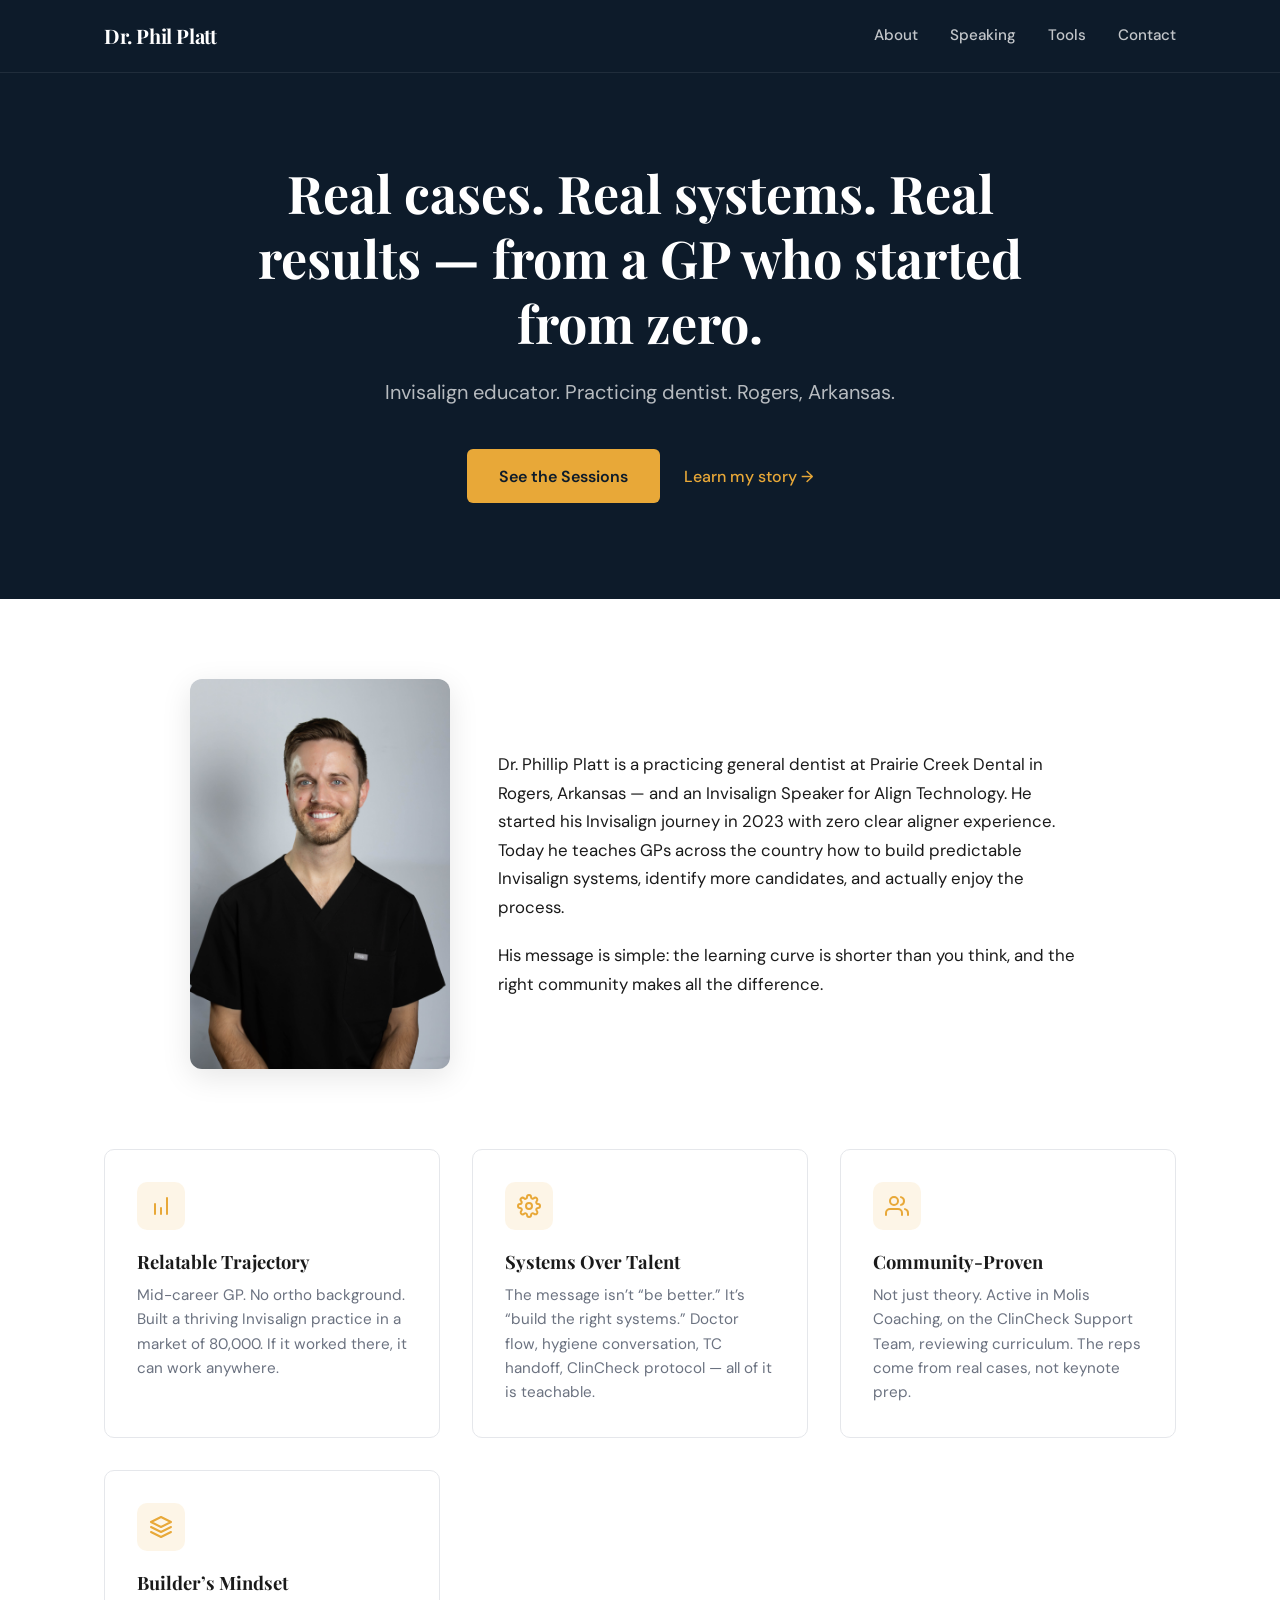
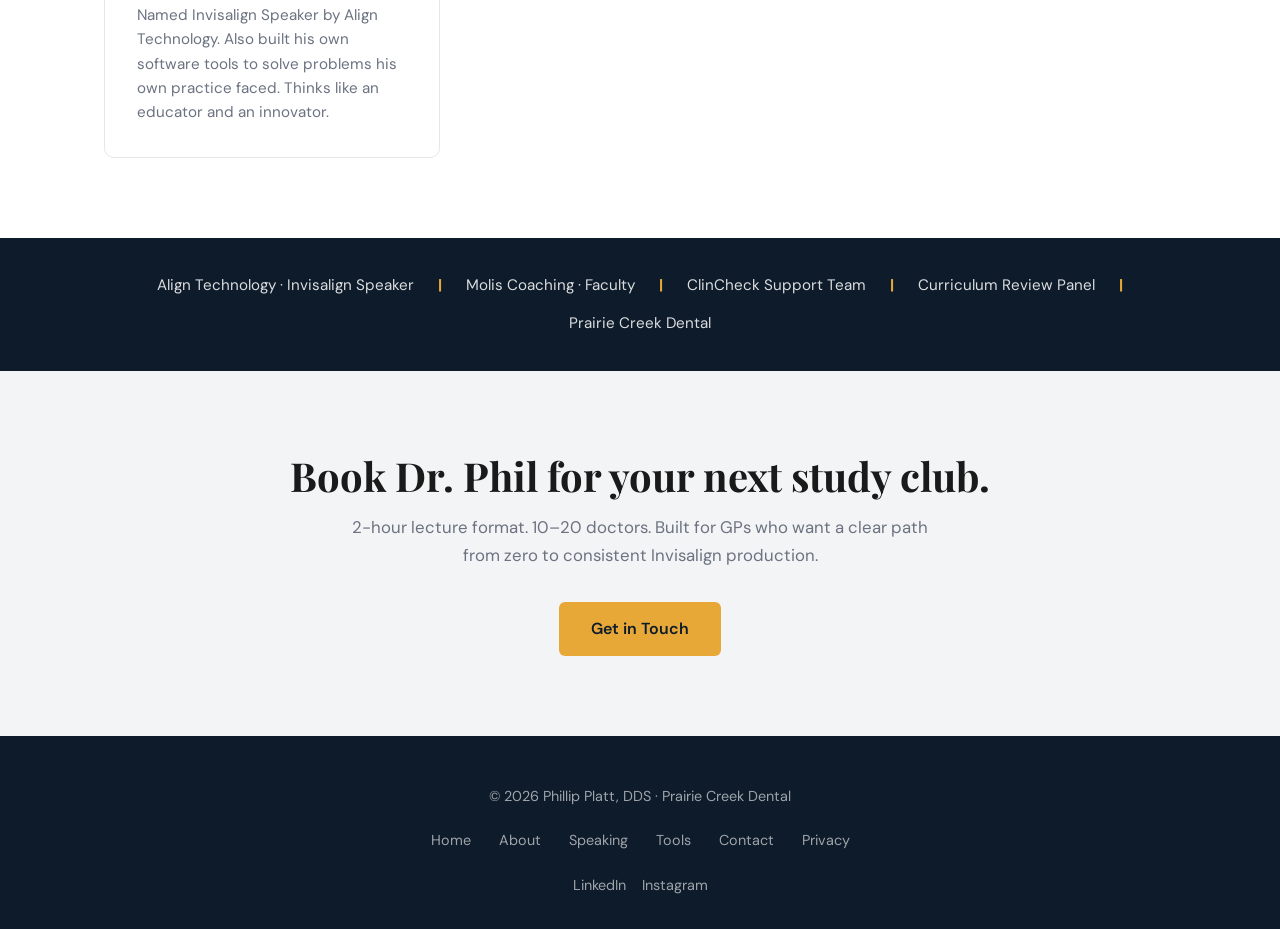
<file: index.html>
<!DOCTYPE html>
<html lang="en">
<head>
  <meta charset="UTF-8">
  <meta name="viewport" content="width=device-width, initial-scale=1.0">
  <title>Dr. Phil Platt — Invisalign Speaker &amp; Dental Educator</title>
  <meta name="description" content="Dr. Phillip Platt, DDS — Invisalign Speaker for Align Technology, practicing dentist, and dental educator based in Rogers, Arkansas.">
  <link rel="preconnect" href="https://fonts.googleapis.com">
  <link rel="preconnect" href="https://fonts.gstatic.com" crossorigin>
  <link href="https://fonts.googleapis.com/css2?family=DM+Sans:wght@400;500;600;700&family=Playfair+Display:wght@700&display=swap" rel="stylesheet">
  <link rel="stylesheet" href="css/styles.css">
</head>
<body>

  <!-- Navigation -->
  <nav class="site-nav">
    <div class="nav-inner">
      <a href="index.html" class="nav-logo">Dr. Phil Platt</a>
      <button class="hamburger" aria-label="Toggle navigation">
        <span></span><span></span><span></span>
      </button>
      <div class="nav-links">
        <a href="about.html">About</a>
        <a href="speaking.html">Speaking</a>
        <a href="tools.html">Tools</a>
        <a href="contact.html">Contact</a>
      </div>
    </div>
  </nav>

  <!-- Hero -->
  <section class="hero">
    <div class="container">
      <h1>Real cases. Real systems. Real results&nbsp;&mdash; from a GP who started from zero.</h1>
      <p class="subheadline">Invisalign educator. Practicing dentist. Rogers, Arkansas.</p>
      <div class="hero-actions">
        <a href="speaking.html" class="btn btn-gold">See the Sessions</a>
        <a href="about.html" class="text-link">Learn my story &rarr;</a>
      </div>
    </div>
  </section>

  <!-- Short Bio -->
  <section class="section-light section-pad">
    <div class="container fade-in">
      <div class="bio-row">
        <div class="bio-photo">
          <img src="images/headshot.jpg" alt="Dr. Phillip Platt, DDS" width="320" height="400">
        </div>
        <div class="bio-text">
          <p>Dr. Phillip Platt is a practicing general dentist at Prairie Creek Dental in Rogers, Arkansas&nbsp;&mdash; and an Invisalign Speaker for Align Technology. He started his Invisalign journey in 2023 with zero clear aligner experience. Today he teaches GPs across the country how to build predictable Invisalign systems, identify more candidates, and actually enjoy the process.</p>
          <p>His message is simple: the learning curve is shorter than you think, and the right community makes all the difference.</p>
        </div>
      </div>
    </div>
  </section>

  <!-- Value Cards -->
  <section class="section-light section-pad" style="padding-top:0;">
    <div class="container">
      <div class="cards-grid">

        <div class="card fade-in">
          <div class="card-icon">
            <svg width="24" height="24" fill="none" stroke="currentColor" stroke-width="2" stroke-linecap="round" stroke-linejoin="round" viewBox="0 0 24 24"><path d="M12 20v-6M6 20V10M18 20V4"/></svg>
          </div>
          <h3>Relatable Trajectory</h3>
          <p>Mid-career GP. No ortho background. Built a thriving Invisalign practice in a market of 80,000. If it worked there, it can work anywhere.</p>
        </div>

        <div class="card fade-in">
          <div class="card-icon">
            <svg width="24" height="24" fill="none" stroke="currentColor" stroke-width="2" stroke-linecap="round" stroke-linejoin="round" viewBox="0 0 24 24"><circle cx="12" cy="12" r="3"/><path d="M19.4 15a1.65 1.65 0 0 0 .33 1.82l.06.06a2 2 0 1 1-2.83 2.83l-.06-.06a1.65 1.65 0 0 0-1.82-.33 1.65 1.65 0 0 0-1 1.51V21a2 2 0 0 1-4 0v-.09A1.65 1.65 0 0 0 9 19.4a1.65 1.65 0 0 0-1.82.33l-.06.06a2 2 0 1 1-2.83-2.83l.06-.06A1.65 1.65 0 0 0 4.68 15a1.65 1.65 0 0 0-1.51-1H3a2 2 0 0 1 0-4h.09A1.65 1.65 0 0 0 4.6 9a1.65 1.65 0 0 0-.33-1.82l-.06-.06a2 2 0 1 1 2.83-2.83l.06.06A1.65 1.65 0 0 0 9 4.68a1.65 1.65 0 0 0 1-1.51V3a2 2 0 0 1 4 0v.09a1.65 1.65 0 0 0 1 1.51 1.65 1.65 0 0 0 1.82-.33l.06-.06a2 2 0 1 1 2.83 2.83l-.06.06A1.65 1.65 0 0 0 19.4 9a1.65 1.65 0 0 0 1.51 1H21a2 2 0 0 1 0 4h-.09a1.65 1.65 0 0 0-1.51 1z"/></svg>
          </div>
          <h3>Systems Over Talent</h3>
          <p>The message isn&rsquo;t &ldquo;be better.&rdquo; It&rsquo;s &ldquo;build the right systems.&rdquo; Doctor flow, hygiene conversation, TC handoff, ClinCheck protocol&nbsp;&mdash; all of it is teachable.</p>
        </div>

        <div class="card fade-in">
          <div class="card-icon">
            <svg width="24" height="24" fill="none" stroke="currentColor" stroke-width="2" stroke-linecap="round" stroke-linejoin="round" viewBox="0 0 24 24"><path d="M17 21v-2a4 4 0 0 0-4-4H5a4 4 0 0 0-4 4v2"/><circle cx="9" cy="7" r="4"/><path d="M23 21v-2a4 4 0 0 0-3-3.87"/><path d="M16 3.13a4 4 0 0 1 0 7.75"/></svg>
          </div>
          <h3>Community-Proven</h3>
          <p>Not just theory. Active in Molis Coaching, on the ClinCheck Support Team, reviewing curriculum. The reps come from real cases, not keynote prep.</p>
        </div>

        <div class="card fade-in">
          <div class="card-icon">
            <svg width="24" height="24" fill="none" stroke="currentColor" stroke-width="2" stroke-linecap="round" stroke-linejoin="round" viewBox="0 0 24 24"><polygon points="12 2 2 7 12 12 22 7 12 2"/><polyline points="2 17 12 22 22 17"/><polyline points="2 12 12 17 22 12"/></svg>
          </div>
          <h3>Builder&rsquo;s Mindset</h3>
          <p>Named Invisalign Speaker by Align Technology. Also built his own software tools to solve problems his own practice faced. Thinks like an educator and an innovator.</p>
        </div>

      </div>
    </div>
  </section>

  <!-- Credential Strip -->
  <section class="credential-strip">
    <div class="container">
      <span>Align Technology &middot; Invisalign Speaker</span>
      <span class="sep">|</span>
      <span>Molis Coaching &middot; Faculty</span>
      <span class="sep">|</span>
      <span>ClinCheck Support Team</span>
      <span class="sep">|</span>
      <span>Curriculum Review Panel</span>
      <span class="sep">|</span>
      <span>Prairie Creek Dental</span>
    </div>
  </section>

  <!-- Bottom CTA -->
  <section class="section-gray section-pad bottom-cta">
    <div class="container fade-in">
      <h2>Book Dr. Phil for your next study club.</h2>
      <p>2-hour lecture format. 10&ndash;20 doctors. Built for GPs who want a clear path from zero to consistent Invisalign production.</p>
      <a href="contact.html" class="btn btn-gold">Get in Touch</a>
    </div>
  </section>

  <!-- Footer -->
  <footer class="site-footer">
    <div class="footer-inner">
      <p>&copy; 2026 Phillip Platt, DDS &middot; Prairie Creek Dental</p>
      <div class="footer-links">
        <a href="index.html">Home</a>
        <a href="about.html">About</a>
        <a href="speaking.html">Speaking</a>
        <a href="tools.html">Tools</a>
        <a href="contact.html">Contact</a>
        <a href="privacy.html">Privacy</a>
      </div>
      <div class="footer-social">
        <a href="#" aria-label="LinkedIn">LinkedIn</a>
        <a href="#" aria-label="Instagram">Instagram</a>
      </div>
    </div>
  </footer>

  <script src="js/main.js"></script>
</body>
</html>
</file>
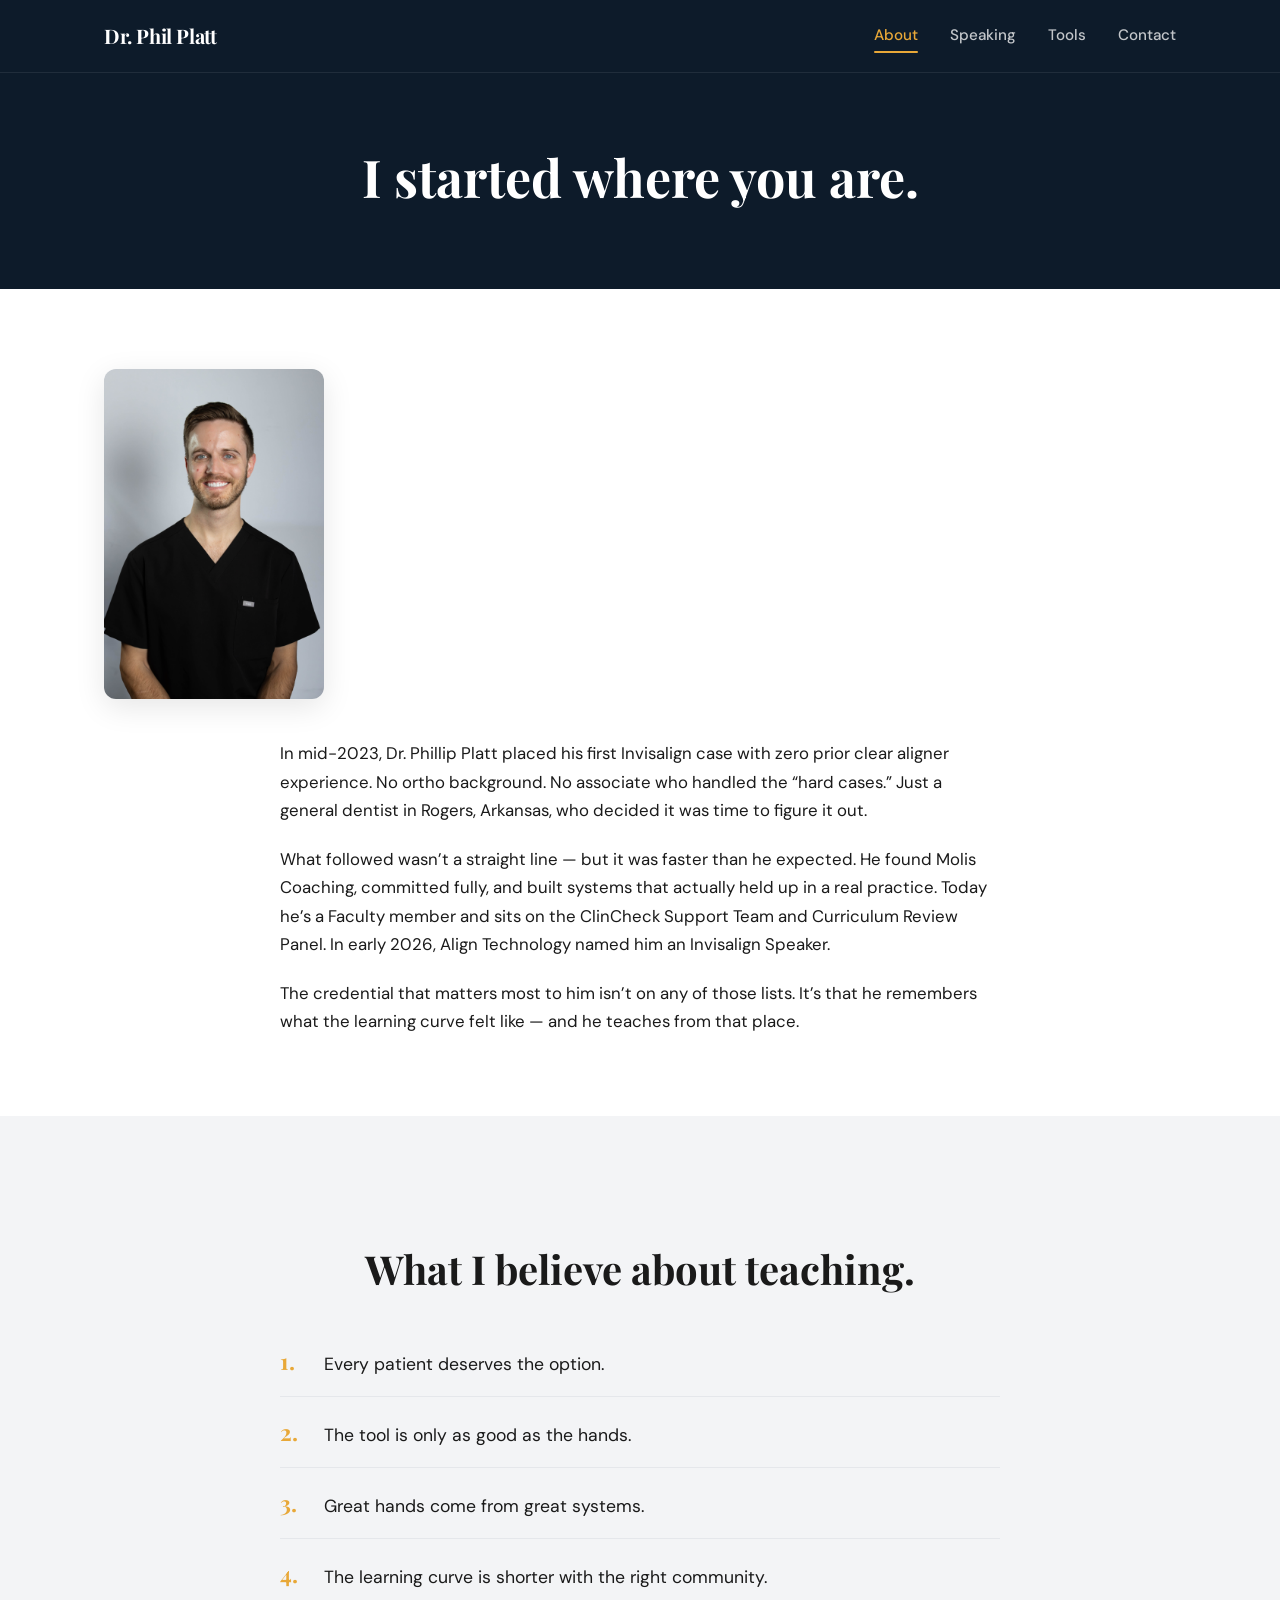
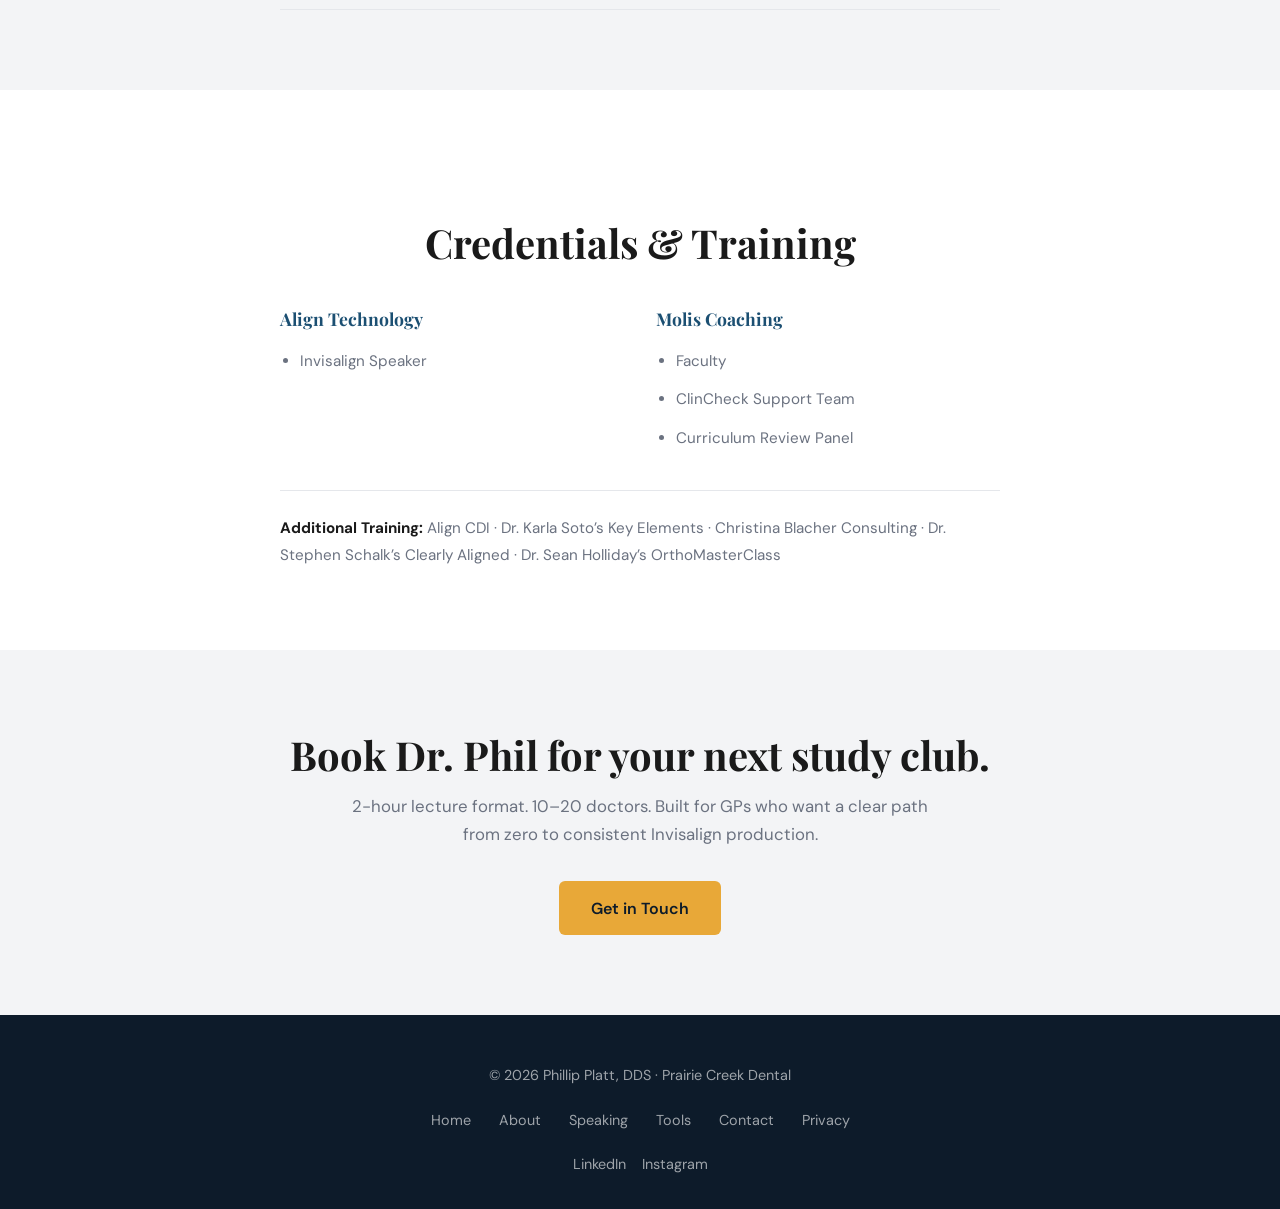
<file: about.html>
<!DOCTYPE html>
<html lang="en">
<head>
  <meta charset="UTF-8">
  <meta name="viewport" content="width=device-width, initial-scale=1.0">
  <title>About — Dr. Phil Platt</title>
  <meta name="description" content="The story behind Dr. Phillip Platt's journey from zero Invisalign experience to Align Technology Speaker.">
  <link rel="preconnect" href="https://fonts.googleapis.com">
  <link rel="preconnect" href="https://fonts.gstatic.com" crossorigin>
  <link href="https://fonts.googleapis.com/css2?family=DM+Sans:wght@400;500;600;700&family=Playfair+Display:wght@700&display=swap" rel="stylesheet">
  <link rel="stylesheet" href="css/styles.css">
</head>
<body>

  <!-- Navigation -->
  <nav class="site-nav">
    <div class="nav-inner">
      <a href="index.html" class="nav-logo">Dr. Phil Platt</a>
      <button class="hamburger" aria-label="Toggle navigation">
        <span></span><span></span><span></span>
      </button>
      <div class="nav-links">
        <a href="about.html">About</a>
        <a href="speaking.html">Speaking</a>
        <a href="tools.html">Tools</a>
        <a href="contact.html">Contact</a>
      </div>
    </div>
  </nav>

  <!-- Page Header -->
  <section class="page-header">
    <h1>I started where you are.</h1>
  </section>

  <!-- Origin Story -->
  <section class="section-light section-pad">
    <div class="container">
      <div class="about-intro fade-in">
        <img class="about-headshot" src="images/headshot.jpg" alt="Dr. Phillip Platt, DDS" width="280" height="350">
      </div>
      <div class="prose fade-in">
        <p>In mid-2023, Dr. Phillip Platt placed his first Invisalign case with zero prior clear aligner experience. No ortho background. No associate who handled the &ldquo;hard cases.&rdquo; Just a general dentist in Rogers, Arkansas, who decided it was time to figure it out.</p>
        <p>What followed wasn&rsquo;t a straight line&nbsp;&mdash; but it was faster than he expected. He found Molis Coaching, committed fully, and built systems that actually held up in a real practice. Today he&rsquo;s a Faculty member and sits on the ClinCheck Support Team and Curriculum Review Panel. In early 2026, Align Technology named him an Invisalign Speaker.</p>
        <p>The credential that matters most to him isn&rsquo;t on any of those lists. It&rsquo;s that he remembers what the learning curve felt like&nbsp;&mdash; and he teaches from that place.</p>
      </div>
    </div>
  </section>

  <!-- Teaching Philosophy -->
  <section class="section-gray section-pad">
    <div class="container fade-in">
      <div class="prose" style="text-align:center;">
        <h2>What I believe about teaching.</h2>
      </div>
      <ol class="philosophy-list">
        <li>Every patient deserves the option.</li>
        <li>The tool is only as good as the hands.</li>
        <li>Great hands come from great systems.</li>
        <li>The learning curve is shorter with the right community.</li>
      </ol>
    </div>
  </section>

  <!-- Credentials -->
  <section class="section-light section-pad">
    <div class="container fade-in">
      <div class="prose" style="text-align:center; margin-bottom: 2.5rem;">
        <h2>Credentials &amp; Training</h2>
      </div>
      <div class="credentials-grid">
        <div>
          <h3>Align Technology</h3>
          <ul>
            <li>Invisalign Speaker</li>
          </ul>
        </div>
        <div>
          <h3>Molis Coaching</h3>
          <ul>
            <li>Faculty</li>
            <li>ClinCheck Support Team</li>
            <li>Curriculum Review Panel</li>
          </ul>
        </div>
        <div class="credentials-additional">
          <strong style="color: var(--color-text);">Additional Training:</strong> Align CDI &middot; Dr. Karla Soto&rsquo;s Key Elements &middot; Christina Blacher Consulting &middot; Dr. Stephen Schalk&rsquo;s Clearly Aligned &middot; Dr. Sean Holliday&rsquo;s OrthoMasterClass
        </div>
      </div>
    </div>
  </section>

  <!-- Bottom CTA -->
  <section class="section-gray section-pad bottom-cta">
    <div class="container fade-in">
      <h2>Book Dr. Phil for your next study club.</h2>
      <p>2-hour lecture format. 10&ndash;20 doctors. Built for GPs who want a clear path from zero to consistent Invisalign production.</p>
      <a href="contact.html" class="btn btn-gold">Get in Touch</a>
    </div>
  </section>

  <!-- Footer -->
  <footer class="site-footer">
    <div class="footer-inner">
      <p>&copy; 2026 Phillip Platt, DDS &middot; Prairie Creek Dental</p>
      <div class="footer-links">
        <a href="index.html">Home</a>
        <a href="about.html">About</a>
        <a href="speaking.html">Speaking</a>
        <a href="tools.html">Tools</a>
        <a href="contact.html">Contact</a>
        <a href="privacy.html">Privacy</a>
      </div>
      <div class="footer-social">
        <a href="#" aria-label="LinkedIn">LinkedIn</a>
        <a href="#" aria-label="Instagram">Instagram</a>
      </div>
    </div>
  </footer>

  <script src="js/main.js"></script>
</body>
</html>
</file>
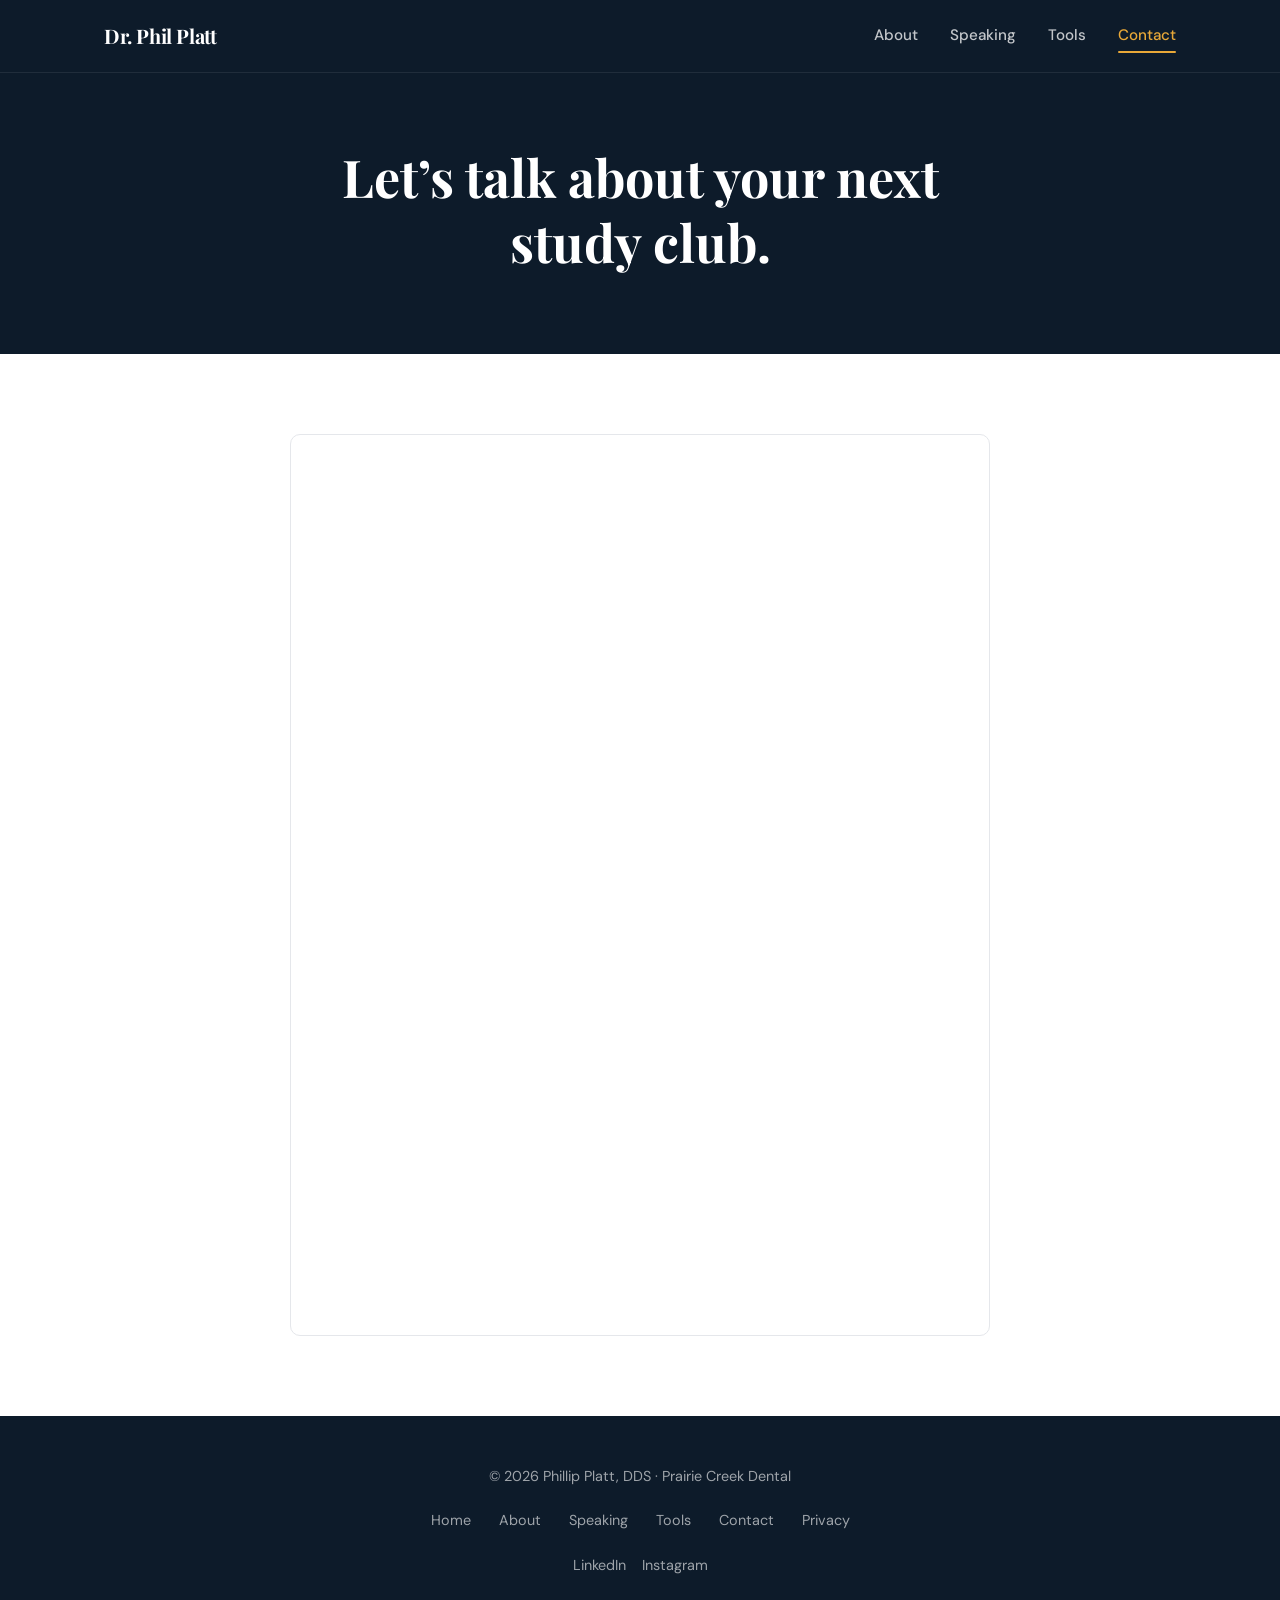
<file: contact.html>
<!DOCTYPE html>
<html lang="en">
<head>
  <meta charset="UTF-8">
  <meta name="viewport" content="width=device-width, initial-scale=1.0">
  <title>Contact — Dr. Phil Platt</title>
  <meta name="description" content="Book Dr. Phil Platt for your next Invisalign study club, private group event, or dental society CE program.">
  <link rel="preconnect" href="https://fonts.googleapis.com">
  <link rel="preconnect" href="https://fonts.gstatic.com" crossorigin>
  <link href="https://fonts.googleapis.com/css2?family=DM+Sans:wght@400;500;600;700&family=Playfair+Display:wght@700&display=swap" rel="stylesheet">
  <link rel="stylesheet" href="css/styles.css">
</head>
<body>

  <!-- Navigation -->
  <nav class="site-nav">
    <div class="nav-inner">
      <a href="index.html" class="nav-logo">Dr. Phil Platt</a>
      <button class="hamburger" aria-label="Toggle navigation">
        <span></span><span></span><span></span>
      </button>
      <div class="nav-links">
        <a href="about.html">About</a>
        <a href="speaking.html">Speaking</a>
        <a href="tools.html">Tools</a>
        <a href="contact.html">Contact</a>
      </div>
    </div>
  </nav>

  <!-- Page Header -->
  <section class="page-header">
    <h1>Let&rsquo;s talk about your next study club.</h1>
  </section>

  <!-- Contact Form (Google Form Embed) -->
  <section class="section-light section-pad">
    <div class="container">
      <div class="google-form-wrap fade-in">
        <iframe
          src="https://docs.google.com/forms/d/e/1FAIpQLSdbHX1EDeqtlffgY0lSNICxZphMTmz4Q6_oAcyYLC9-tqHfcA/viewform?embedded=true"
          width="100%"
          height="900"
          frameborder="0"
          marginheight="0"
          marginwidth="0"
          title="Speaking inquiry form"
          loading="lazy"
        >Loading&hellip;</iframe>
      </div>
    </div>
  </section>

  <!-- Footer -->
  <footer class="site-footer">
    <div class="footer-inner">
      <p>&copy; 2026 Phillip Platt, DDS &middot; Prairie Creek Dental</p>
      <div class="footer-links">
        <a href="index.html">Home</a>
        <a href="about.html">About</a>
        <a href="speaking.html">Speaking</a>
        <a href="tools.html">Tools</a>
        <a href="contact.html">Contact</a>
        <a href="privacy.html">Privacy</a>
      </div>
      <div class="footer-social">
        <a href="#" aria-label="LinkedIn">LinkedIn</a>
        <a href="#" aria-label="Instagram">Instagram</a>
      </div>
    </div>
  </footer>

  <script src="js/main.js"></script>
</body>
</html>
</file>
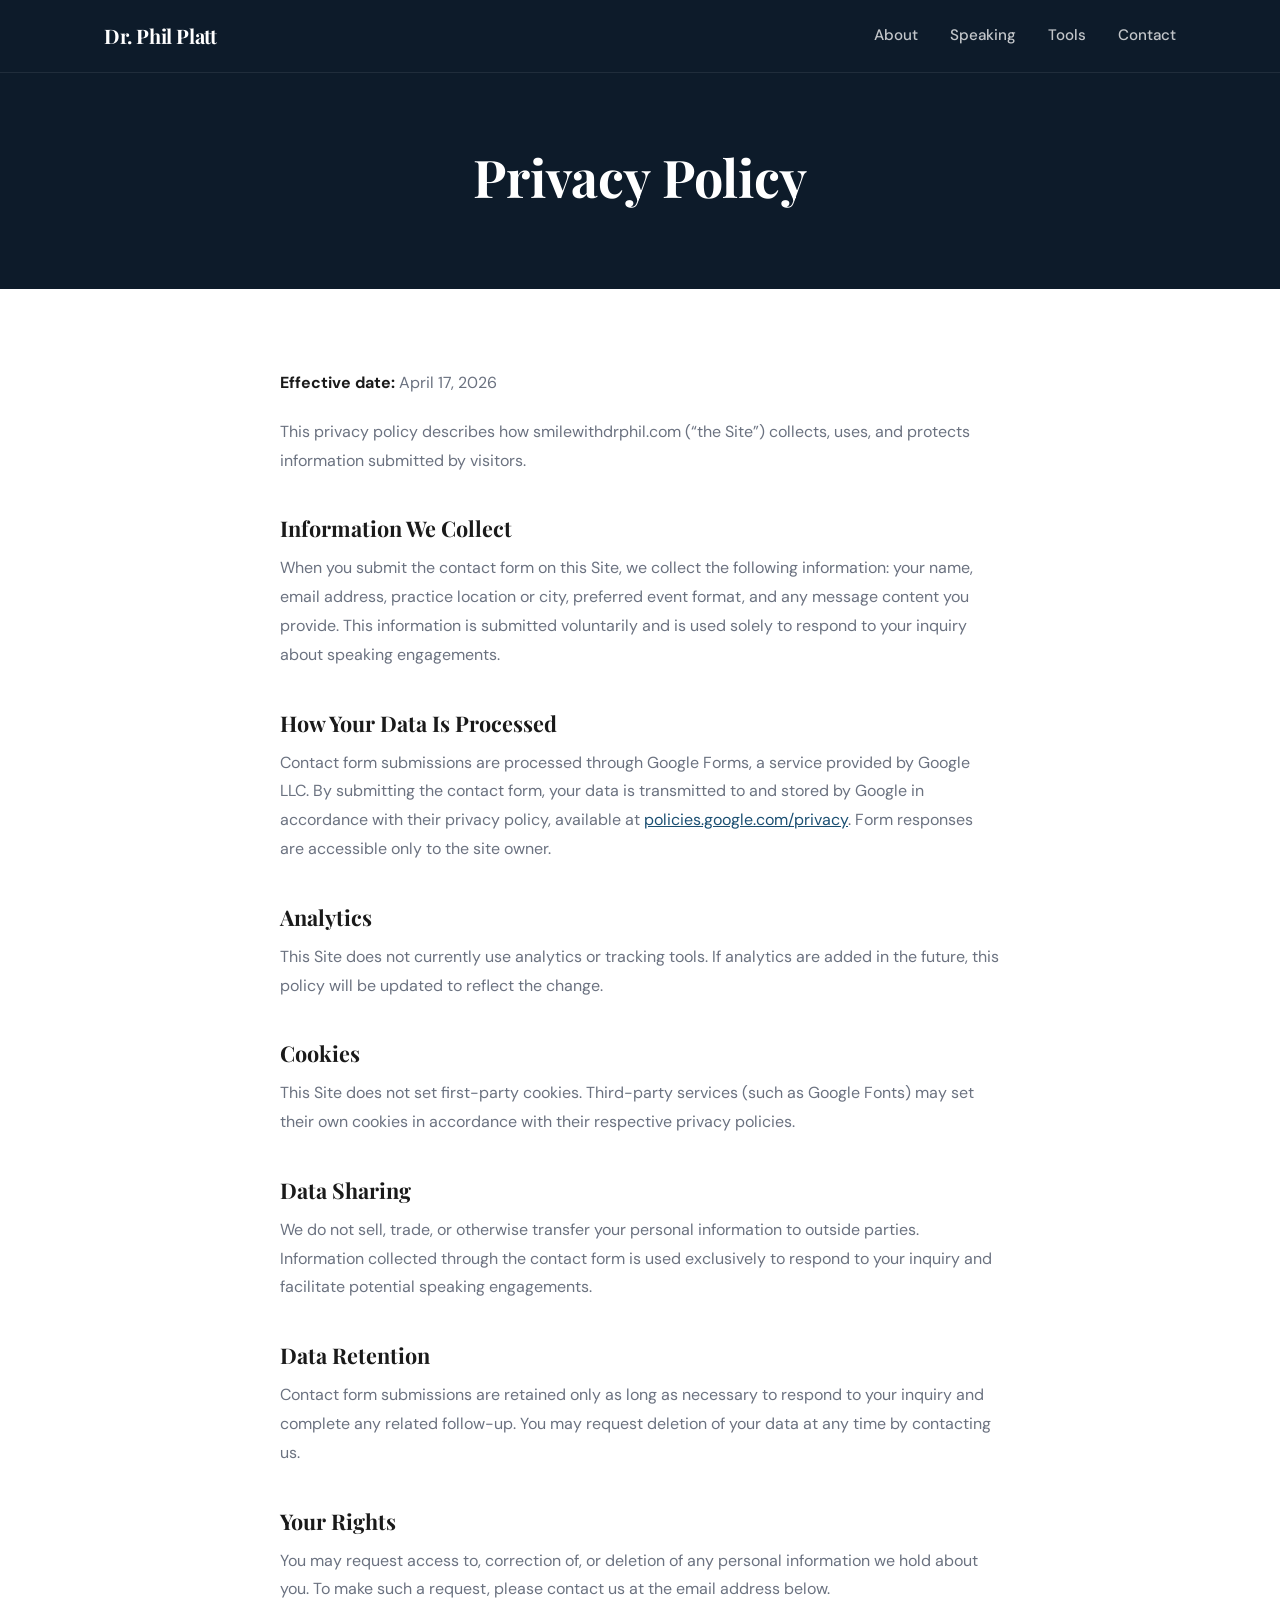
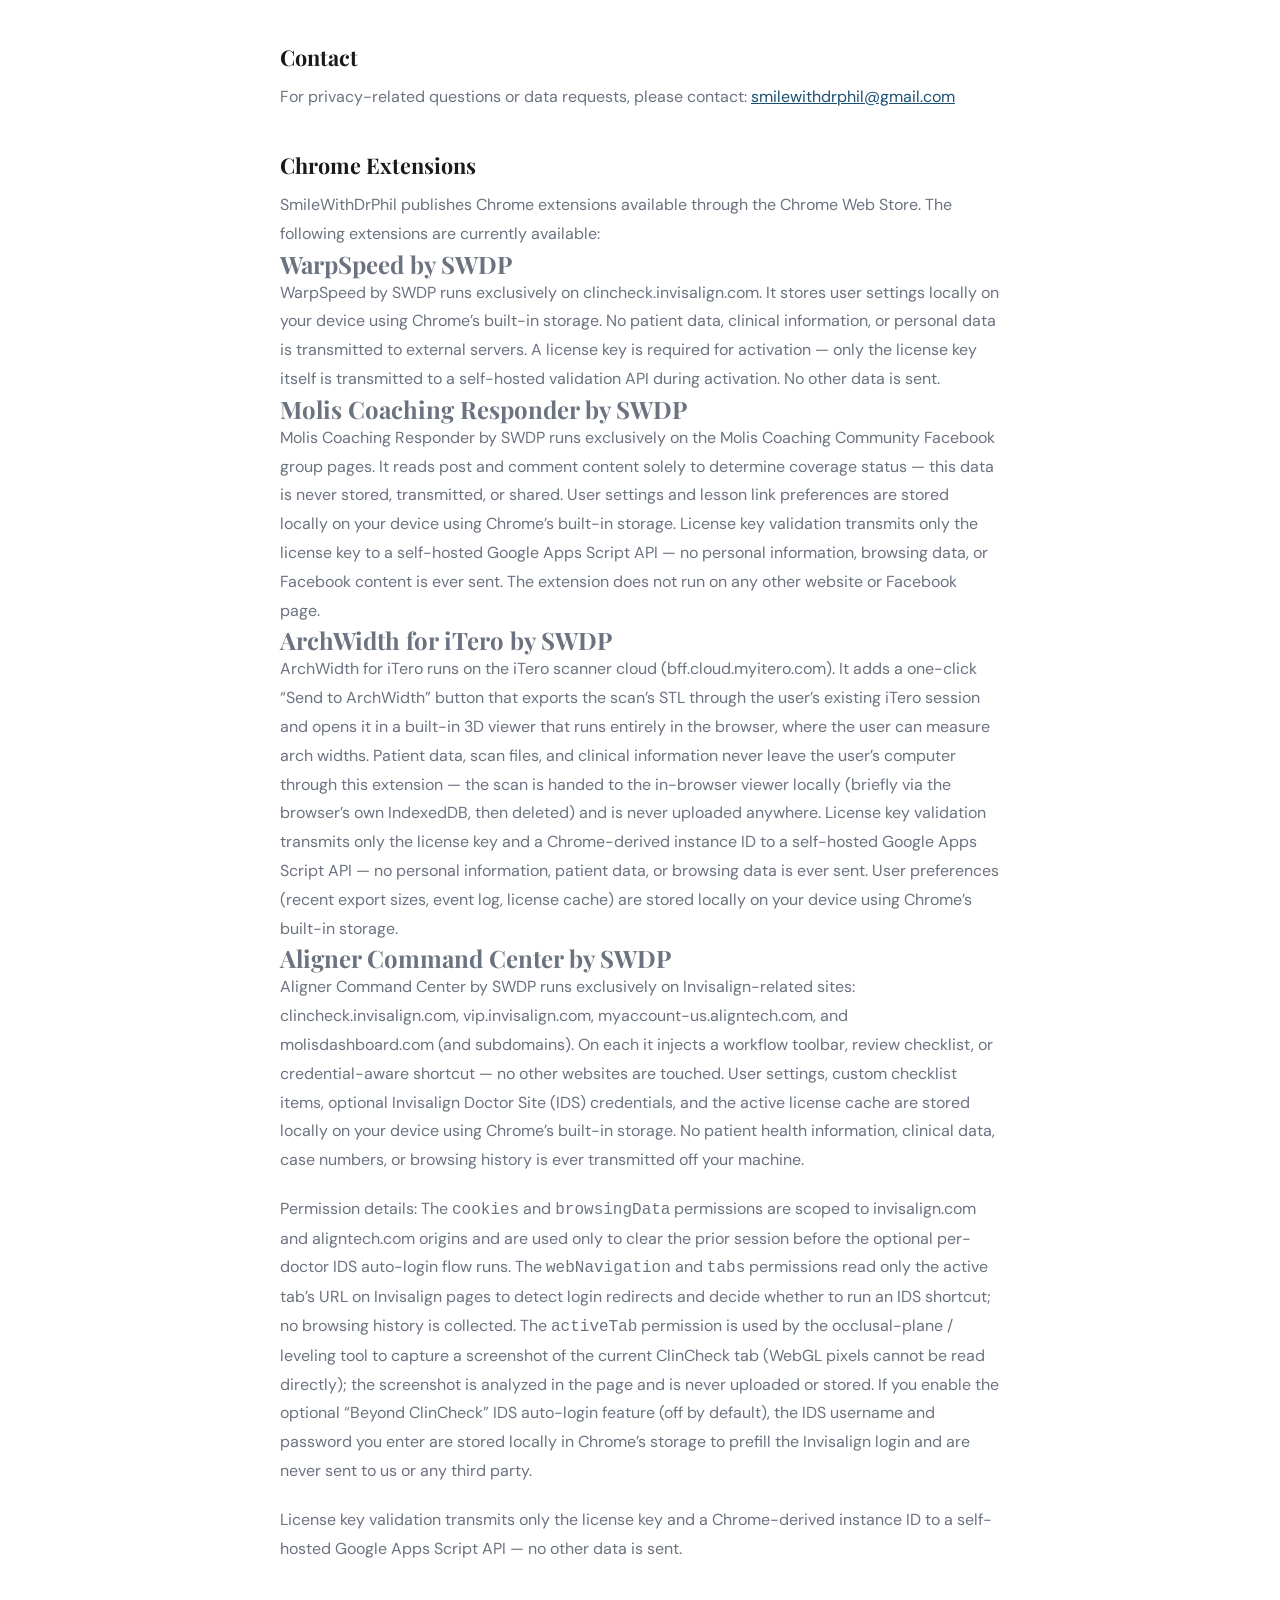
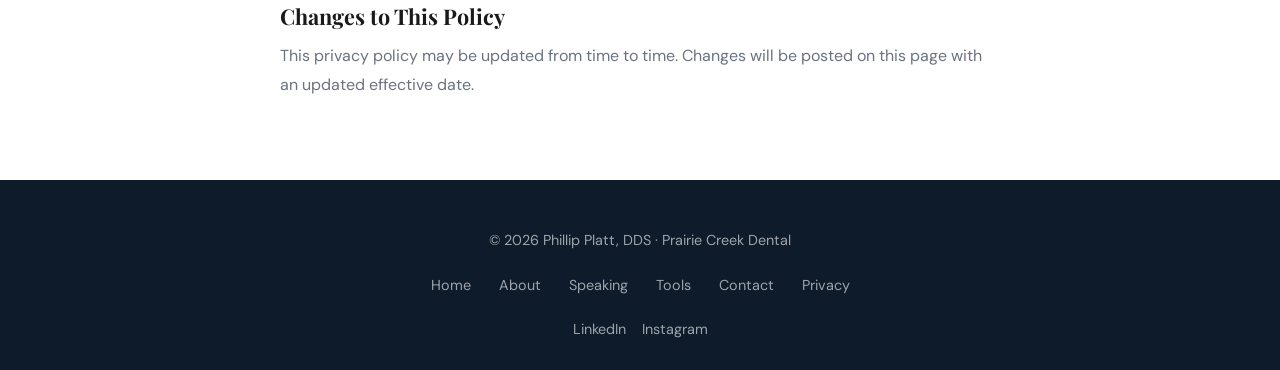
<file: privacy.html>
<!DOCTYPE html>
<html lang="en">
<head>
  <meta charset="UTF-8">
  <meta name="viewport" content="width=device-width, initial-scale=1.0">
  <title>Privacy Policy — Dr. Phil Platt</title>
  <meta name="description" content="Privacy policy for smilewithdrphil.com.">
  <link rel="preconnect" href="https://fonts.googleapis.com">
  <link rel="preconnect" href="https://fonts.gstatic.com" crossorigin>
  <link href="https://fonts.googleapis.com/css2?family=DM+Sans:wght@400;500;600;700&family=Playfair+Display:wght@700&display=swap" rel="stylesheet">
  <link rel="stylesheet" href="css/styles.css">
</head>
<body>

  <!-- Navigation -->
  <nav class="site-nav">
    <div class="nav-inner">
      <a href="index.html" class="nav-logo">Dr. Phil Platt</a>
      <button class="hamburger" aria-label="Toggle navigation">
        <span></span><span></span><span></span>
      </button>
      <div class="nav-links">
        <a href="about.html">About</a>
        <a href="speaking.html">Speaking</a>
        <a href="tools.html">Tools</a>
        <a href="contact.html">Contact</a>
      </div>
    </div>
  </nav>

  <!-- Page Header -->
  <section class="page-header">
    <h1>Privacy Policy</h1>
  </section>

  <!-- Privacy Content -->
  <section class="section-light section-pad">
    <div class="container">
      <div class="legal-prose fade-in">
        <p><strong style="color: var(--color-text);">Effective date:</strong> April 17, 2026</p>

        <p>This privacy policy describes how smilewithdrphil.com (&ldquo;the Site&rdquo;) collects, uses, and protects information submitted by visitors.</p>

        <h2>Information We Collect</h2>
        <p>When you submit the contact form on this Site, we collect the following information: your name, email address, practice location or city, preferred event format, and any message content you provide. This information is submitted voluntarily and is used solely to respond to your inquiry about speaking engagements.</p>

        <h2>How Your Data Is Processed</h2>
        <p>Contact form submissions are processed through Google Forms, a service provided by Google LLC. By submitting the contact form, your data is transmitted to and stored by Google in accordance with their privacy policy, available at <a href="https://policies.google.com/privacy" target="_blank" rel="noopener">policies.google.com/privacy</a>. Form responses are accessible only to the site owner.</p>

        <h2>Analytics</h2>
        <p>This Site does not currently use analytics or tracking tools. If analytics are added in the future, this policy will be updated to reflect the change.</p>

        <h2>Cookies</h2>
        <p>This Site does not set first-party cookies. Third-party services (such as Google Fonts) may set their own cookies in accordance with their respective privacy policies.</p>

        <h2>Data Sharing</h2>
        <p>We do not sell, trade, or otherwise transfer your personal information to outside parties. Information collected through the contact form is used exclusively to respond to your inquiry and facilitate potential speaking engagements.</p>

        <h2>Data Retention</h2>
        <p>Contact form submissions are retained only as long as necessary to respond to your inquiry and complete any related follow-up. You may request deletion of your data at any time by contacting us.</p>

        <h2>Your Rights</h2>
        <p>You may request access to, correction of, or deletion of any personal information we hold about you. To make such a request, please contact us at the email address below.</p>

        <h2>Contact</h2>
        <p>For privacy-related questions or data requests, please contact: <a href="mailto:smilewithdrphil@gmail.com">smilewithdrphil@gmail.com</a></p>

        <h2>Chrome Extensions</h2>
        <p>SmileWithDrPhil publishes Chrome extensions available through the Chrome Web Store. The following extensions are currently available:</p>

        <h3>WarpSpeed by SWDP</h3>
        <p>WarpSpeed by SWDP runs exclusively on clincheck.invisalign.com. It stores user settings locally on your device using Chrome&rsquo;s built-in storage. No patient data, clinical information, or personal data is transmitted to external servers. A license key is required for activation&nbsp;&mdash; only the license key itself is transmitted to a self-hosted validation API during activation. No other data is sent.</p>

        <h3>Molis Coaching Responder by SWDP</h3>
        <p>Molis Coaching Responder by SWDP runs exclusively on the Molis Coaching Community Facebook group pages. It reads post and comment content solely to determine coverage status&nbsp;&mdash; this data is never stored, transmitted, or shared. User settings and lesson link preferences are stored locally on your device using Chrome&rsquo;s built-in storage. License key validation transmits only the license key to a self-hosted Google Apps Script API&nbsp;&mdash; no personal information, browsing data, or Facebook content is ever sent. The extension does not run on any other website or Facebook page.</p>

        <h3>ArchWidth for iTero by SWDP</h3>
        <p>ArchWidth for iTero runs on the iTero scanner cloud (bff.cloud.myitero.com). It adds a one-click &ldquo;Send to ArchWidth&rdquo; button that exports the scan&rsquo;s STL through the user&rsquo;s existing iTero session and opens it in a built-in 3D viewer that runs entirely in the browser, where the user can measure arch widths. Patient data, scan files, and clinical information never leave the user&rsquo;s computer through this extension&nbsp;&mdash; the scan is handed to the in-browser viewer locally (briefly via the browser&rsquo;s own IndexedDB, then deleted) and is never uploaded anywhere. License key validation transmits only the license key and a Chrome-derived instance ID to a self-hosted Google Apps Script API&nbsp;&mdash; no personal information, patient data, or browsing data is ever sent. User preferences (recent export sizes, event log, license cache) are stored locally on your device using Chrome&rsquo;s built-in storage.</p>

        <h3>Aligner Command Center by SWDP</h3>
        <p>Aligner Command Center by SWDP runs exclusively on Invisalign-related sites: clincheck.invisalign.com, vip.invisalign.com, myaccount-us.aligntech.com, and molisdashboard.com (and subdomains). On each it injects a workflow toolbar, review checklist, or credential-aware shortcut&nbsp;&mdash; no other websites are touched. User settings, custom checklist items, optional Invisalign Doctor Site (IDS) credentials, and the active license cache are stored locally on your device using Chrome&rsquo;s built-in storage. No patient health information, clinical data, case numbers, or browsing history is ever transmitted off your machine.</p>
        <p>Permission details: The <code>cookies</code> and <code>browsingData</code> permissions are scoped to invisalign.com and aligntech.com origins and are used only to clear the prior session before the optional per-doctor IDS auto-login flow runs. The <code>webNavigation</code> and <code>tabs</code> permissions read only the active tab&rsquo;s URL on Invisalign pages to detect login redirects and decide whether to run an IDS shortcut; no browsing history is collected. The <code>activeTab</code> permission is used by the occlusal-plane / leveling tool to capture a screenshot of the current ClinCheck tab (WebGL pixels cannot be read directly); the screenshot is analyzed in the page and is never uploaded or stored. If you enable the optional &ldquo;Beyond ClinCheck&rdquo; IDS auto-login feature (off by default), the IDS username and password you enter are stored locally in Chrome&rsquo;s storage to prefill the Invisalign login and are never sent to us or any third party.</p>
        <p>License key validation transmits only the license key and a Chrome-derived instance ID to a self-hosted Google Apps Script API&nbsp;&mdash; no other data is sent.</p>

        <h2>Changes to This Policy</h2>
        <p>This privacy policy may be updated from time to time. Changes will be posted on this page with an updated effective date.</p>
      </div>
    </div>
  </section>

  <!-- Footer -->
  <footer class="site-footer">
    <div class="footer-inner">
      <p>&copy; 2026 Phillip Platt, DDS &middot; Prairie Creek Dental</p>
      <div class="footer-links">
        <a href="index.html">Home</a>
        <a href="about.html">About</a>
        <a href="speaking.html">Speaking</a>
        <a href="tools.html">Tools</a>
        <a href="contact.html">Contact</a>
        <a href="privacy.html">Privacy</a>
      </div>
      <div class="footer-social">
        <a href="#" aria-label="LinkedIn">LinkedIn</a>
        <a href="#" aria-label="Instagram">Instagram</a>
      </div>
    </div>
  </footer>

  <script src="js/main.js"></script>
</body>
</html>
</file>
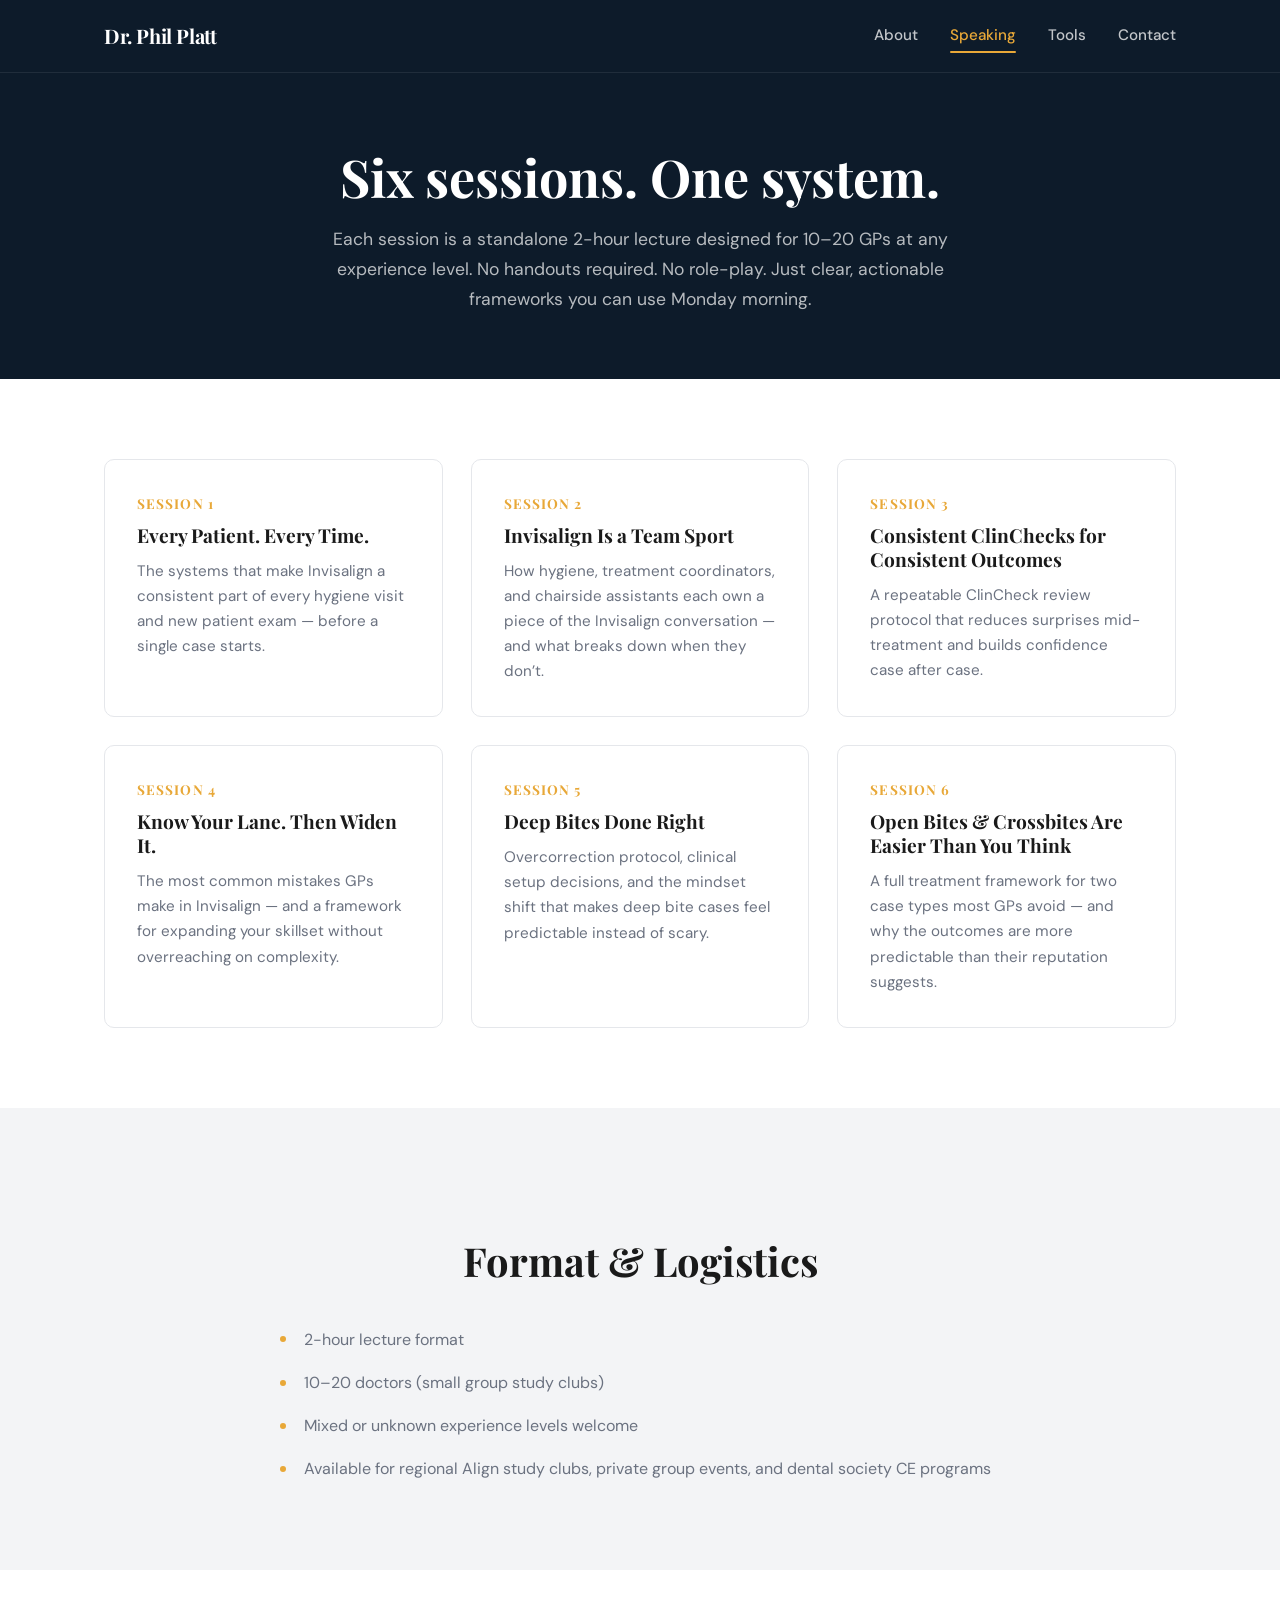
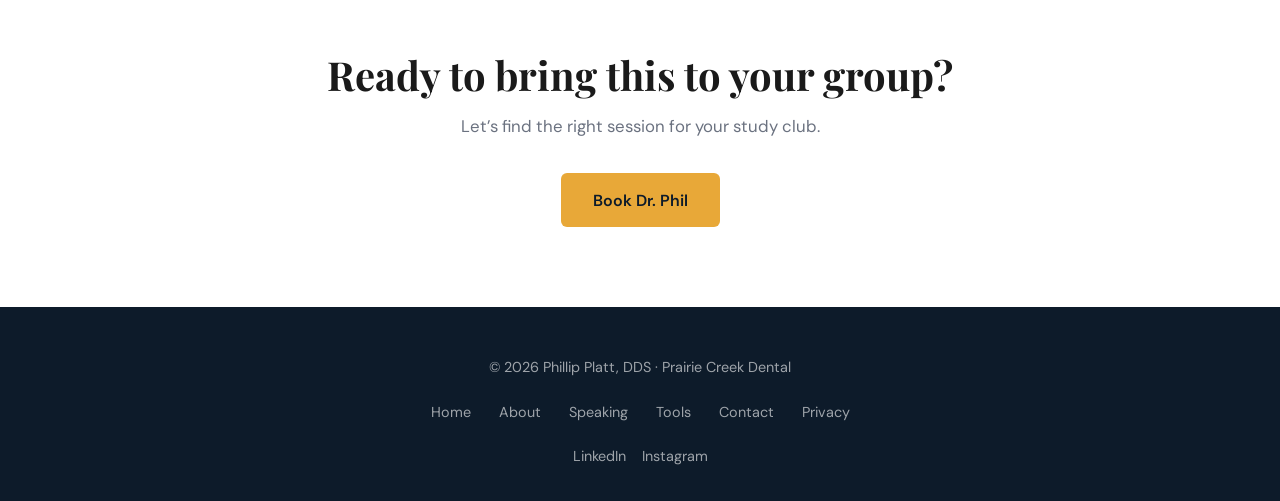
<file: speaking.html>
<!DOCTYPE html>
<html lang="en">
<head>
  <meta charset="UTF-8">
  <meta name="viewport" content="width=device-width, initial-scale=1.0">
  <title>Speaking — Dr. Phil Platt</title>
  <meta name="description" content="Six standalone sessions for GPs at any Invisalign experience level. 2-hour lectures. Actionable frameworks. No fluff.">
  <link rel="preconnect" href="https://fonts.googleapis.com">
  <link rel="preconnect" href="https://fonts.gstatic.com" crossorigin>
  <link href="https://fonts.googleapis.com/css2?family=DM+Sans:wght@400;500;600;700&family=Playfair+Display:wght@700&display=swap" rel="stylesheet">
  <link rel="stylesheet" href="css/styles.css">
</head>
<body>

  <!-- Navigation -->
  <nav class="site-nav">
    <div class="nav-inner">
      <a href="index.html" class="nav-logo">Dr. Phil Platt</a>
      <button class="hamburger" aria-label="Toggle navigation">
        <span></span><span></span><span></span>
      </button>
      <div class="nav-links">
        <a href="about.html">About</a>
        <a href="speaking.html">Speaking</a>
        <a href="tools.html">Tools</a>
        <a href="contact.html">Contact</a>
      </div>
    </div>
  </nav>

  <!-- Page Header -->
  <section class="page-header">
    <h1>Six sessions. One system.</h1>
    <p>Each session is a standalone 2-hour lecture designed for 10&ndash;20 GPs at any experience level. No handouts required. No role-play. Just clear, actionable frameworks you can use Monday morning.</p>
  </section>

  <!-- Sessions -->
  <section class="section-light section-pad">
    <div class="container">
      <div class="sessions-grid">

        <div class="session-card fade-in">
          <div class="session-number">Session 1</div>
          <h3>Every Patient. Every Time.</h3>
          <p>The systems that make Invisalign a consistent part of every hygiene visit and new patient exam&nbsp;&mdash; before a single case starts.</p>
        </div>

        <div class="session-card fade-in">
          <div class="session-number">Session 2</div>
          <h3>Invisalign Is a Team Sport</h3>
          <p>How hygiene, treatment coordinators, and chairside assistants each own a piece of the Invisalign conversation&nbsp;&mdash; and what breaks down when they don&rsquo;t.</p>
        </div>

        <div class="session-card fade-in">
          <div class="session-number">Session 3</div>
          <h3>Consistent ClinChecks for Consistent Outcomes</h3>
          <p>A repeatable ClinCheck review protocol that reduces surprises mid-treatment and builds confidence case after case.</p>
        </div>

        <div class="session-card fade-in">
          <div class="session-number">Session 4</div>
          <h3>Know Your Lane. Then Widen It.</h3>
          <p>The most common mistakes GPs make in Invisalign&nbsp;&mdash; and a framework for expanding your skillset without overreaching on complexity.</p>
        </div>

        <div class="session-card fade-in">
          <div class="session-number">Session 5</div>
          <h3>Deep Bites Done Right</h3>
          <p>Overcorrection protocol, clinical setup decisions, and the mindset shift that makes deep bite cases feel predictable instead of scary.</p>
        </div>

        <div class="session-card fade-in">
          <div class="session-number">Session 6</div>
          <h3>Open Bites &amp; Crossbites Are Easier Than You Think</h3>
          <p>A full treatment framework for two case types most GPs avoid&nbsp;&mdash; and why the outcomes are more predictable than their reputation suggests.</p>
        </div>

      </div>
    </div>
  </section>

  <!-- Logistics -->
  <section class="section-gray section-pad">
    <div class="container fade-in">
      <div class="prose" style="text-align:center; margin-bottom: 2rem;">
        <h2>Format &amp; Logistics</h2>
      </div>
      <ul class="logistics-list">
        <li>2-hour lecture format</li>
        <li>10&ndash;20 doctors (small group study clubs)</li>
        <li>Mixed or unknown experience levels welcome</li>
        <li>Available for regional Align study clubs, private group events, and dental society CE programs</li>
      </ul>
    </div>
  </section>

  <!-- CTA -->
  <section class="section-light section-pad bottom-cta">
    <div class="container fade-in">
      <h2>Ready to bring this to your group?</h2>
      <p>Let&rsquo;s find the right session for your study club.</p>
      <a href="contact.html" class="btn btn-gold">Book Dr. Phil</a>
    </div>
  </section>

  <!-- Footer -->
  <footer class="site-footer">
    <div class="footer-inner">
      <p>&copy; 2026 Phillip Platt, DDS &middot; Prairie Creek Dental</p>
      <div class="footer-links">
        <a href="index.html">Home</a>
        <a href="about.html">About</a>
        <a href="speaking.html">Speaking</a>
        <a href="tools.html">Tools</a>
        <a href="contact.html">Contact</a>
        <a href="privacy.html">Privacy</a>
      </div>
      <div class="footer-social">
        <a href="#" aria-label="LinkedIn">LinkedIn</a>
        <a href="#" aria-label="Instagram">Instagram</a>
      </div>
    </div>
  </footer>

  <script src="js/main.js"></script>
</body>
</html>
</file>
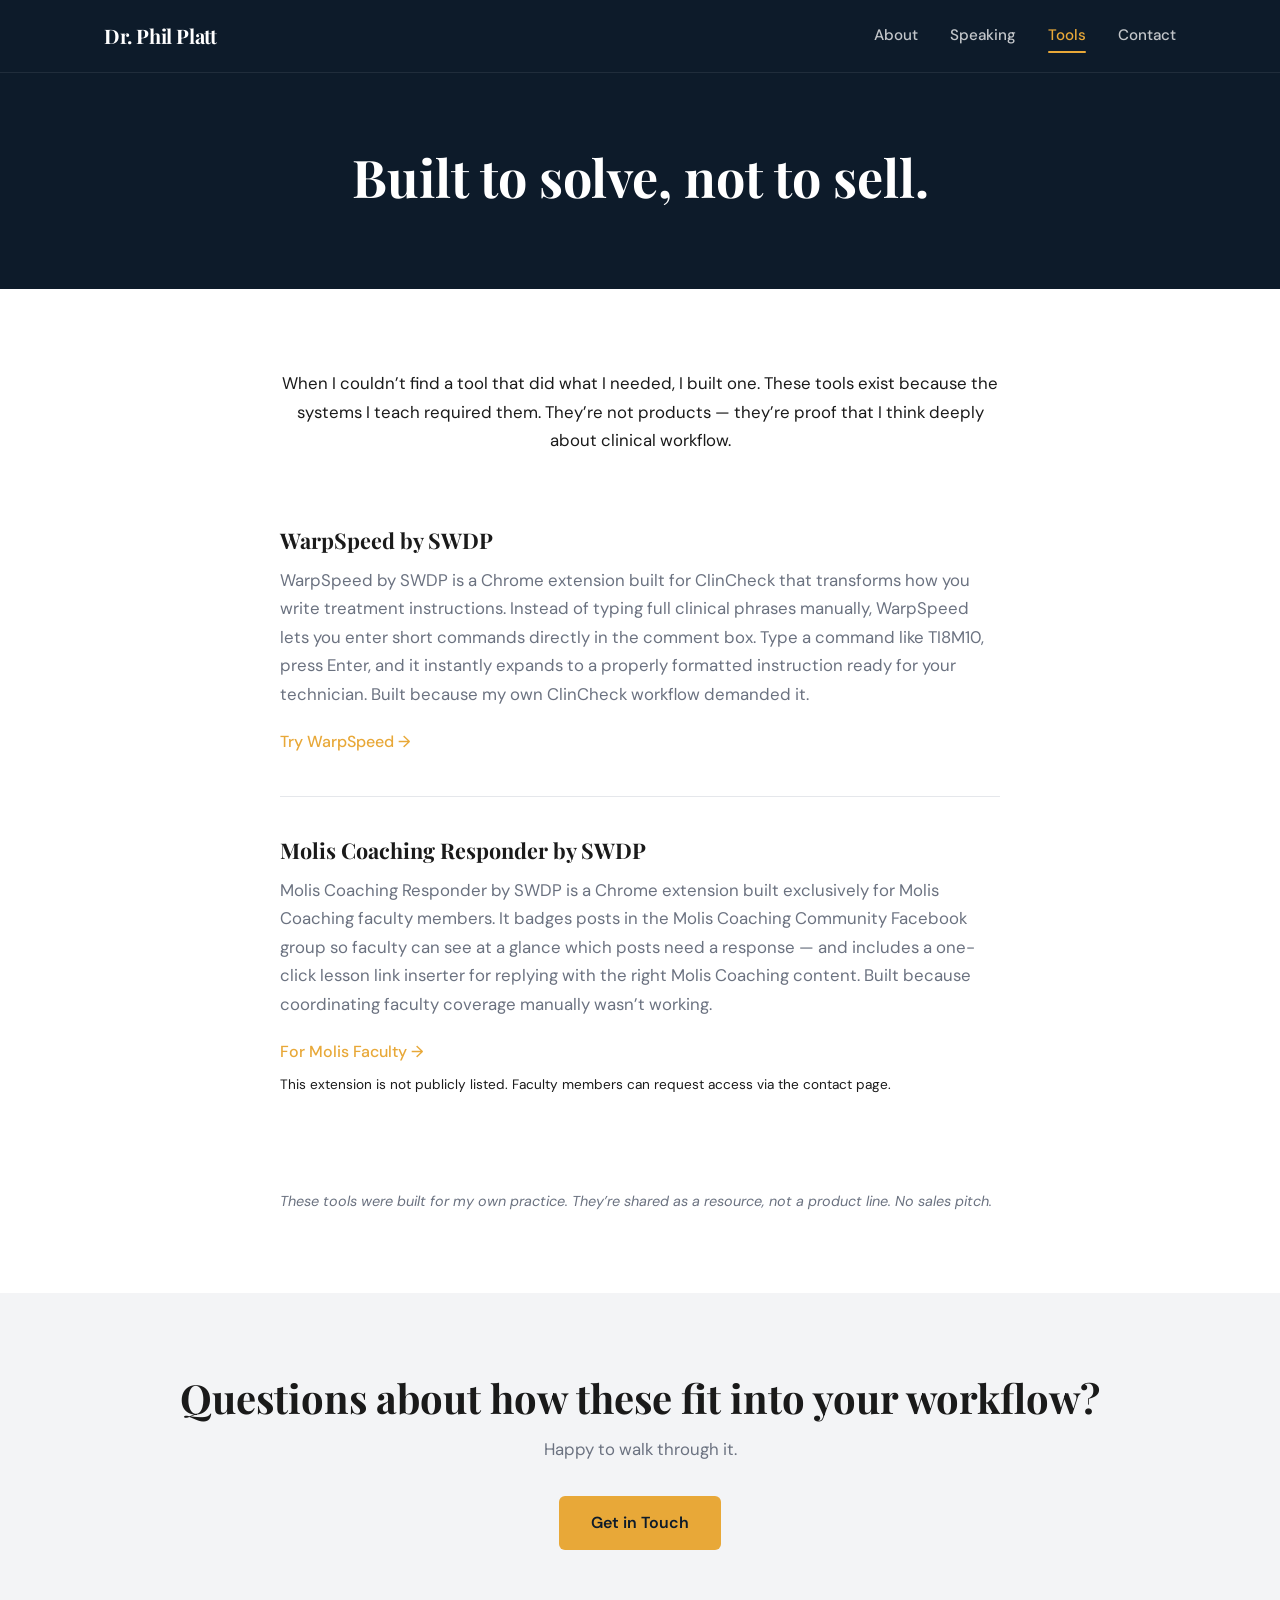
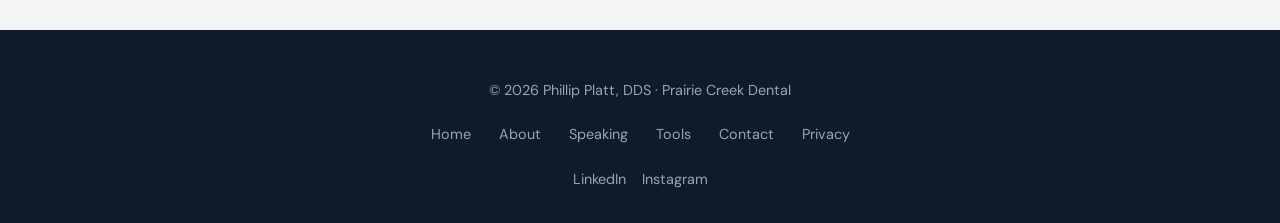
<file: tools.html>
<!DOCTYPE html>
<html lang="en">
<head>
  <meta charset="UTF-8">
  <meta name="viewport" content="width=device-width, initial-scale=1.0">
  <title>Tools — Dr. Phil Platt</title>
  <meta name="description" content="Software tools built by Dr. Phillip Platt to solve real clinical workflow problems — WarpSpeed by SWDP and Molis Coaching Responder by SWDP.">
  <link rel="preconnect" href="https://fonts.googleapis.com">
  <link rel="preconnect" href="https://fonts.gstatic.com" crossorigin>
  <link href="https://fonts.googleapis.com/css2?family=DM+Sans:wght@400;500;600;700&family=Playfair+Display:wght@700&display=swap" rel="stylesheet">
  <link rel="stylesheet" href="css/styles.css">
</head>
<body>

  <!-- Navigation -->
  <nav class="site-nav">
    <div class="nav-inner">
      <a href="index.html" class="nav-logo">Dr. Phil Platt</a>
      <button class="hamburger" aria-label="Toggle navigation">
        <span></span><span></span><span></span>
      </button>
      <div class="nav-links">
        <a href="about.html">About</a>
        <a href="speaking.html">Speaking</a>
        <a href="tools.html">Tools</a>
        <a href="contact.html">Contact</a>
      </div>
    </div>
  </nav>

  <!-- Page Header -->
  <section class="page-header">
    <h1>Built to solve, not to sell.</h1>
  </section>

  <!-- Intro -->
  <section class="section-light section-pad">
    <div class="container">
      <div class="prose fade-in" style="text-align:center; margin-bottom: 2rem;">
        <p>When I couldn&rsquo;t find a tool that did what I needed, I built one. These tools exist because the systems I teach required them. They&rsquo;re not products&nbsp;&mdash; they&rsquo;re proof that I think deeply about clinical workflow.</p>
      </div>

      <div class="tool-block fade-in">
        <h3>WarpSpeed by SWDP</h3>
        <p>WarpSpeed by SWDP is a Chrome extension built for ClinCheck that transforms how you write treatment instructions. Instead of typing full clinical phrases manually, WarpSpeed lets you enter short commands directly in the comment box. Type a command like TI8M10, press Enter, and it instantly expands to a properly formatted instruction ready for your technician. Built because my own ClinCheck workflow demanded it.</p>
        <a href="https://chromewebstore.google.com/detail/warpspeed-by-swdp/bafkgbjgmfdinnomlimpogehjedijglb" class="text-link" target="_blank" rel="noopener">Try WarpSpeed &rarr;</a>
      </div>

      <div class="tool-block fade-in">
        <h3>Molis Coaching Responder by SWDP</h3>
        <p>Molis Coaching Responder by SWDP is a Chrome extension built exclusively for Molis Coaching faculty members. It badges posts in the Molis Coaching Community Facebook group so faculty can see at a glance which posts need a response&nbsp;&mdash; and includes a one-click lesson link inserter for replying with the right Molis Coaching content. Built because coordinating faculty coverage manually wasn&rsquo;t working.</p>
        <a href="contact.html" class="text-link">For Molis Faculty &rarr;</a>
        <p style="font-size: 0.85rem; color: var(--color-muted); margin-top: 0.5rem;">This extension is not publicly listed. Faculty members can request access via the contact page.</p>
      </div>

      <p class="tools-note fade-in">These tools were built for my own practice. They&rsquo;re shared as a resource, not a product line. No sales pitch.</p>
    </div>
  </section>

  <!-- Bottom CTA -->
  <section class="section-gray section-pad bottom-cta">
    <div class="container fade-in">
      <h2>Questions about how these fit into your workflow?</h2>
      <p>Happy to walk through it.</p>
      <a href="contact.html" class="btn btn-gold">Get in Touch</a>
    </div>
  </section>

  <!-- Footer -->
  <footer class="site-footer">
    <div class="footer-inner">
      <p>&copy; 2026 Phillip Platt, DDS &middot; Prairie Creek Dental</p>
      <div class="footer-links">
        <a href="index.html">Home</a>
        <a href="about.html">About</a>
        <a href="speaking.html">Speaking</a>
        <a href="tools.html">Tools</a>
        <a href="contact.html">Contact</a>
        <a href="privacy.html">Privacy</a>
      </div>
      <div class="footer-social">
        <a href="#" aria-label="LinkedIn">LinkedIn</a>
        <a href="#" aria-label="Instagram">Instagram</a>
      </div>
    </div>
  </footer>

  <script src="js/main.js"></script>
</body>
</html>
</file>
<file: css/styles.css>
/* ==========================================================================
   Smile With Dr. Phil — Global Stylesheet
   ========================================================================== */

/* --- CSS Custom Properties --- */
:root {
  --color-bg: #0D1B2A;
  --color-surface: #ffffff;
  --color-primary: #1B4F72;
  --color-accent: #E8A838;
  --color-text: #1a1a1a;
  --color-text-light: #6b7280;
  --color-border: #e5e7eb;

  --font-heading: 'Playfair Display', Georgia, serif;
  --font-body: 'DM Sans', system-ui, -apple-system, sans-serif;

  --max-width: 1120px;
  --section-pad: 5rem 1.5rem;
  --transition: 0.3s ease;
}

/* --- Reset & Base --- */
*, *::before, *::after {
  box-sizing: border-box;
  margin: 0;
  padding: 0;
}

html {
  scroll-behavior: smooth;
  -webkit-text-size-adjust: 100%;
}

body {
  font-family: var(--font-body);
  color: var(--color-text);
  background: var(--color-surface);
  line-height: 1.7;
  -webkit-font-smoothing: antialiased;
  -moz-osx-font-smoothing: grayscale;
}

img {
  max-width: 100%;
  display: block;
}

a {
  color: inherit;
  text-decoration: none;
}

ul { list-style: none; }

/* --- Typography --- */
h1, h2, h3, h4 {
  font-family: var(--font-heading);
  font-weight: 700;
  line-height: 1.25;
}

h1 { font-size: clamp(2rem, 5vw, 3.25rem); }
h2 { font-size: clamp(1.6rem, 4vw, 2.5rem); }
h3 { font-size: clamp(1.15rem, 2.5vw, 1.5rem); }

p + p { margin-top: 1.25rem; }

/* --- Utility --- */
.container {
  max-width: var(--max-width);
  margin: 0 auto;
  padding: 0 1.5rem;
}

.section-dark {
  background: var(--color-bg);
  color: var(--color-surface);
}

.section-light {
  background: var(--color-surface);
  color: var(--color-text);
}

.section-gray {
  background: #f3f4f6;
  color: var(--color-text);
}

.section-pad {
  padding: var(--section-pad);
}

.text-accent { color: var(--color-accent); }
.text-light  { color: var(--color-text-light); }

/* --- Bio Row (homepage) --- */
.bio-row {
  display: flex;
  align-items: center;
  gap: 3rem;
  max-width: 900px;
  margin: 0 auto;
}

.bio-photo {
  flex-shrink: 0;
}

.bio-photo img {
  width: 260px;
  height: auto;
  border-radius: 12px;
  object-fit: cover;
  box-shadow: 0 8px 30px rgba(0,0,0,0.1);
}

.bio-text {
  font-size: 1.05rem;
}

/* --- About Page Headshot --- */
.about-intro {
  text-align: center;
  margin-bottom: 2.5rem;
}

.about-headshot {
  width: 220px;
  height: auto;
  border-radius: 12px;
  object-fit: cover;
  box-shadow: 0 8px 30px rgba(0,0,0,0.1);
}

@media (max-width: 768px) {
  .bio-row {
    flex-direction: column;
    text-align: center;
  }

  .bio-photo img {
    width: 200px;
  }
}

/* --- Buttons --- */
.btn {
  display: inline-block;
  font-family: var(--font-body);
  font-weight: 600;
  font-size: 1rem;
  padding: 0.85rem 2rem;
  border-radius: 6px;
  border: none;
  cursor: pointer;
  transition: background var(--transition), transform var(--transition);
}

.btn:hover {
  transform: translateY(-2px);
}

.btn-gold {
  background: var(--color-accent);
  color: var(--color-bg);
}

.btn-gold:hover {
  background: #d4952e;
}

.btn-outline {
  background: transparent;
  border: 2px solid var(--color-accent);
  color: var(--color-accent);
}

.btn-outline:hover {
  background: var(--color-accent);
  color: var(--color-bg);
}

.text-link {
  color: var(--color-accent);
  font-weight: 500;
  transition: opacity var(--transition);
}

.text-link:hover { opacity: 0.8; }

/* ==========================================================================
   NAVIGATION
   ========================================================================== */
.site-nav {
  position: fixed;
  top: 0;
  left: 0;
  width: 100%;
  z-index: 1000;
  background: var(--color-bg);
  border-bottom: 1px solid rgba(255,255,255,0.08);
  transition: background var(--transition);
}

.nav-inner {
  max-width: var(--max-width);
  margin: 0 auto;
  padding: 0 1.5rem;
  display: flex;
  align-items: center;
  justify-content: space-between;
  height: 72px;
}

.nav-logo {
  font-family: var(--font-heading);
  font-size: 1.25rem;
  font-weight: 700;
  color: var(--color-surface);
  letter-spacing: -0.02em;
}

.nav-links {
  display: flex;
  gap: 2rem;
  align-items: center;
}

.nav-links a {
  color: rgba(255,255,255,0.75);
  font-size: 0.95rem;
  font-weight: 500;
  transition: color var(--transition);
  position: relative;
}

.nav-links a:hover,
.nav-links a.active {
  color: var(--color-accent);
}

.nav-links a.active::after {
  content: '';
  position: absolute;
  bottom: -4px;
  left: 0;
  width: 100%;
  height: 2px;
  background: var(--color-accent);
  border-radius: 1px;
}

/* Hamburger */
.hamburger {
  display: none;
  flex-direction: column;
  gap: 5px;
  background: none;
  border: none;
  cursor: pointer;
  padding: 4px;
}

.hamburger span {
  display: block;
  width: 24px;
  height: 2px;
  background: var(--color-surface);
  border-radius: 2px;
  transition: transform var(--transition), opacity var(--transition);
}

.hamburger.open span:nth-child(1) {
  transform: translateY(7px) rotate(45deg);
}

.hamburger.open span:nth-child(2) {
  opacity: 0;
}

.hamburger.open span:nth-child(3) {
  transform: translateY(-7px) rotate(-45deg);
}

/* ==========================================================================
   HERO
   ========================================================================== */
.hero {
  background: var(--color-bg);
  color: var(--color-surface);
  padding: 10rem 1.5rem 6rem;
  text-align: center;
}

.hero h1 {
  max-width: 800px;
  margin: 0 auto 1.25rem;
}

.hero .subheadline {
  font-size: clamp(1rem, 2vw, 1.25rem);
  color: rgba(255,255,255,0.7);
  margin-bottom: 2.5rem;
  font-weight: 400;
}

.hero-actions {
  display: flex;
  align-items: center;
  justify-content: center;
  gap: 1.5rem;
  flex-wrap: wrap;
}

/* ==========================================================================
   VALUE CARDS
   ========================================================================== */
.cards-grid {
  display: grid;
  grid-template-columns: repeat(auto-fit, minmax(250px, 1fr));
  gap: 2rem;
}

.card {
  background: var(--color-surface);
  border: 1px solid var(--color-border);
  border-radius: 10px;
  padding: 2rem;
  transition: box-shadow var(--transition), transform var(--transition);
}

.card:hover {
  box-shadow: 0 8px 30px rgba(0,0,0,0.08);
  transform: translateY(-3px);
}

.card-icon {
  width: 48px;
  height: 48px;
  background: rgba(232,168,56,0.12);
  color: var(--color-accent);
  border-radius: 10px;
  display: flex;
  align-items: center;
  justify-content: center;
  margin-bottom: 1.25rem;
  font-size: 1.4rem;
}

.card h3 {
  margin-bottom: 0.6rem;
  font-size: 1.15rem;
}

.card p {
  color: var(--color-text-light);
  font-size: 0.95rem;
  line-height: 1.6;
}

/* ==========================================================================
   CREDENTIAL STRIP
   ========================================================================== */
.credential-strip {
  background: var(--color-bg);
  color: rgba(255,255,255,0.85);
  padding: 2rem 1.5rem;
  text-align: center;
  font-size: 0.95rem;
  line-height: 2;
}

.credential-strip .container {
  display: flex;
  flex-wrap: wrap;
  align-items: center;
  justify-content: center;
  gap: 0.5rem 1.5rem;
}

.credential-strip .sep {
  color: var(--color-accent);
  font-weight: 700;
}

/* ==========================================================================
   BOTTOM CTA
   ========================================================================== */
.bottom-cta {
  text-align: center;
}

.bottom-cta h2 {
  margin-bottom: 0.75rem;
}

.bottom-cta p {
  color: var(--color-text-light);
  max-width: 600px;
  margin: 0 auto 2rem;
  font-size: 1.05rem;
}

/* ==========================================================================
   ABOUT PAGE
   ========================================================================== */
.prose {
  max-width: 720px;
  margin: 0 auto;
  font-size: 1.05rem;
}

.prose h2 {
  margin-top: 3rem;
  margin-bottom: 1rem;
}

.philosophy-list {
  max-width: 720px;
  margin: 2rem auto 0;
  counter-reset: belief;
}

.philosophy-list li {
  counter-increment: belief;
  padding: 1rem 0;
  border-bottom: 1px solid var(--color-border);
  font-size: 1.1rem;
  display: flex;
  align-items: baseline;
  gap: 1rem;
}

.philosophy-list li::before {
  content: counter(belief) ".";
  font-family: var(--font-heading);
  font-size: 1.4rem;
  color: var(--color-accent);
  font-weight: 700;
  min-width: 28px;
}

/* Credentials grid */
.credentials-grid {
  display: grid;
  grid-template-columns: 1fr 1fr;
  gap: 2rem;
  max-width: 720px;
  margin: 0 auto;
}

.credentials-grid h3 {
  color: var(--color-primary);
  margin-bottom: 0.75rem;
  font-size: 1.1rem;
}

.credentials-grid ul li {
  padding: 0.4rem 0;
  color: var(--color-text-light);
  font-size: 0.95rem;
  list-style: disc;
  margin-left: 1.25rem;
}

.credentials-additional {
  grid-column: 1 / -1;
  border-top: 1px solid var(--color-border);
  padding-top: 1.5rem;
  color: var(--color-text-light);
  font-size: 0.95rem;
  line-height: 1.8;
}

/* ==========================================================================
   SPEAKING PAGE — SESSION CARDS
   ========================================================================== */
.sessions-grid {
  display: grid;
  grid-template-columns: repeat(auto-fit, minmax(320px, 1fr));
  gap: 1.75rem;
}

.session-card {
  background: var(--color-surface);
  border: 1px solid var(--color-border);
  border-radius: 10px;
  padding: 2rem;
  transition: box-shadow var(--transition), transform var(--transition);
}

.session-card:hover {
  box-shadow: 0 8px 30px rgba(0,0,0,0.08);
  transform: translateY(-3px);
}

.session-number {
  font-family: var(--font-heading);
  font-size: 0.85rem;
  font-weight: 700;
  color: var(--color-accent);
  text-transform: uppercase;
  letter-spacing: 0.08em;
  margin-bottom: 0.5rem;
}

.session-card h3 {
  margin-bottom: 0.75rem;
  font-size: 1.2rem;
}

.session-card p {
  color: var(--color-text-light);
  font-size: 0.95rem;
  line-height: 1.65;
}

/* Logistics */
.logistics-list {
  max-width: 720px;
  margin: 0 auto;
}

.logistics-list li {
  padding: 0.5rem 0;
  color: var(--color-text-light);
  font-size: 1rem;
  position: relative;
  padding-left: 1.5rem;
}

.logistics-list li::before {
  content: '';
  position: absolute;
  left: 0;
  top: 50%;
  transform: translateY(-50%);
  width: 6px;
  height: 6px;
  border-radius: 50%;
  background: var(--color-accent);
}

/* ==========================================================================
   TOOLS PAGE
   ========================================================================== */
.tool-block {
  max-width: 720px;
  margin: 0 auto;
  padding: 2.5rem 0;
  border-bottom: 1px solid var(--color-border);
}

.tool-block:last-of-type {
  border-bottom: none;
}

.tool-block h3 {
  font-size: 1.35rem;
  margin-bottom: 0.75rem;
}

.tool-block p {
  color: var(--color-text-light);
  font-size: 1.05rem;
  margin-bottom: 1.25rem;
}

.tool-block .text-link {
  font-size: 1rem;
}

.tools-note {
  max-width: 720px;
  margin: 2rem auto 0;
  font-size: 0.9rem;
  color: var(--color-text-light);
  font-style: italic;
}

/* ==========================================================================
   CONTACT — GOOGLE FORM EMBED
   ========================================================================== */
.google-form-wrap {
  max-width: 700px;
  margin: 0 auto;
  border-radius: 10px;
  overflow: hidden;
  border: 1px solid var(--color-border);
  background: var(--color-surface);
}

.google-form-wrap iframe {
  display: block;
  width: 100%;
  min-height: 900px;
  border: none;
}

/* ==========================================================================
   PRIVACY PAGE
   ========================================================================== */
.legal-prose {
  max-width: 720px;
  margin: 0 auto;
  font-size: 1rem;
  color: var(--color-text-light);
  line-height: 1.8;
}

.legal-prose h2 {
  color: var(--color-text);
  margin-top: 2.5rem;
  margin-bottom: 0.75rem;
  font-size: 1.35rem;
}

.legal-prose a {
  color: var(--color-primary);
  text-decoration: underline;
}

/* ==========================================================================
   FOOTER
   ========================================================================== */
.site-footer {
  background: var(--color-bg);
  color: rgba(255,255,255,0.6);
  padding: 3rem 1.5rem 2rem;
  font-size: 0.9rem;
}

.footer-inner {
  max-width: var(--max-width);
  margin: 0 auto;
  display: flex;
  flex-direction: column;
  align-items: center;
  gap: 1.25rem;
  text-align: center;
}

.footer-links {
  display: flex;
  flex-wrap: wrap;
  justify-content: center;
  gap: 1rem 1.75rem;
}

.footer-links a {
  transition: color var(--transition);
}

.footer-links a:hover {
  color: var(--color-accent);
}

.footer-social {
  display: flex;
  gap: 1rem;
}

.footer-social a {
  display: flex;
  align-items: center;
  gap: 0.35rem;
  transition: color var(--transition);
}

.footer-social a:hover {
  color: var(--color-accent);
}

/* ==========================================================================
   SCROLL ANIMATIONS
   ========================================================================== */
.fade-in {
  opacity: 0;
  transform: translateY(24px);
  transition: opacity 0.6s ease, transform 0.6s ease;
}

.fade-in.visible {
  opacity: 1;
  transform: translateY(0);
}

/* ==========================================================================
   PAGE HEADER (inner pages)
   ========================================================================== */
.page-header {
  background: var(--color-bg);
  color: var(--color-surface);
  padding: 9rem 1.5rem 4rem;
  text-align: center;
}

.page-header h1 {
  max-width: 700px;
  margin: 0 auto 1rem;
}

.page-header p {
  max-width: 620px;
  margin: 0 auto;
  color: rgba(255,255,255,0.7);
  font-size: 1.1rem;
}

/* ==========================================================================
   RESPONSIVE
   ========================================================================== */
@media (max-width: 768px) {
  .hamburger {
    display: flex;
  }

  .nav-links {
    position: fixed;
    top: 72px;
    left: 0;
    width: 100%;
    flex-direction: column;
    background: var(--color-bg);
    padding: 1.5rem 0 2rem;
    gap: 0;
    border-bottom: 1px solid rgba(255,255,255,0.08);
    transform: translateY(-120%);
    opacity: 0;
    transition: transform 0.35s ease, opacity 0.35s ease;
    pointer-events: none;
  }

  .nav-links.open {
    transform: translateY(0);
    opacity: 1;
    pointer-events: auto;
  }

  .nav-links a {
    display: block;
    padding: 0.85rem 1.5rem;
    font-size: 1.05rem;
  }

  .hero {
    padding: 8rem 1.5rem 4rem;
  }

  .cards-grid {
    grid-template-columns: 1fr;
  }

  .sessions-grid {
    grid-template-columns: 1fr;
  }

  .credentials-grid {
    grid-template-columns: 1fr;
  }

  .credential-strip .container {
    flex-direction: column;
    gap: 0.25rem;
  }

  .credential-strip .sep {
    display: none;
  }
}

@media (max-width: 480px) {
  :root {
    --section-pad: 3.5rem 1rem;
  }

  .nav-inner {
    padding: 0 1rem;
  }

  .hero {
    padding: 7rem 1rem 3rem;
  }

  .page-header {
    padding: 8rem 1rem 3rem;
  }
}
</file>
